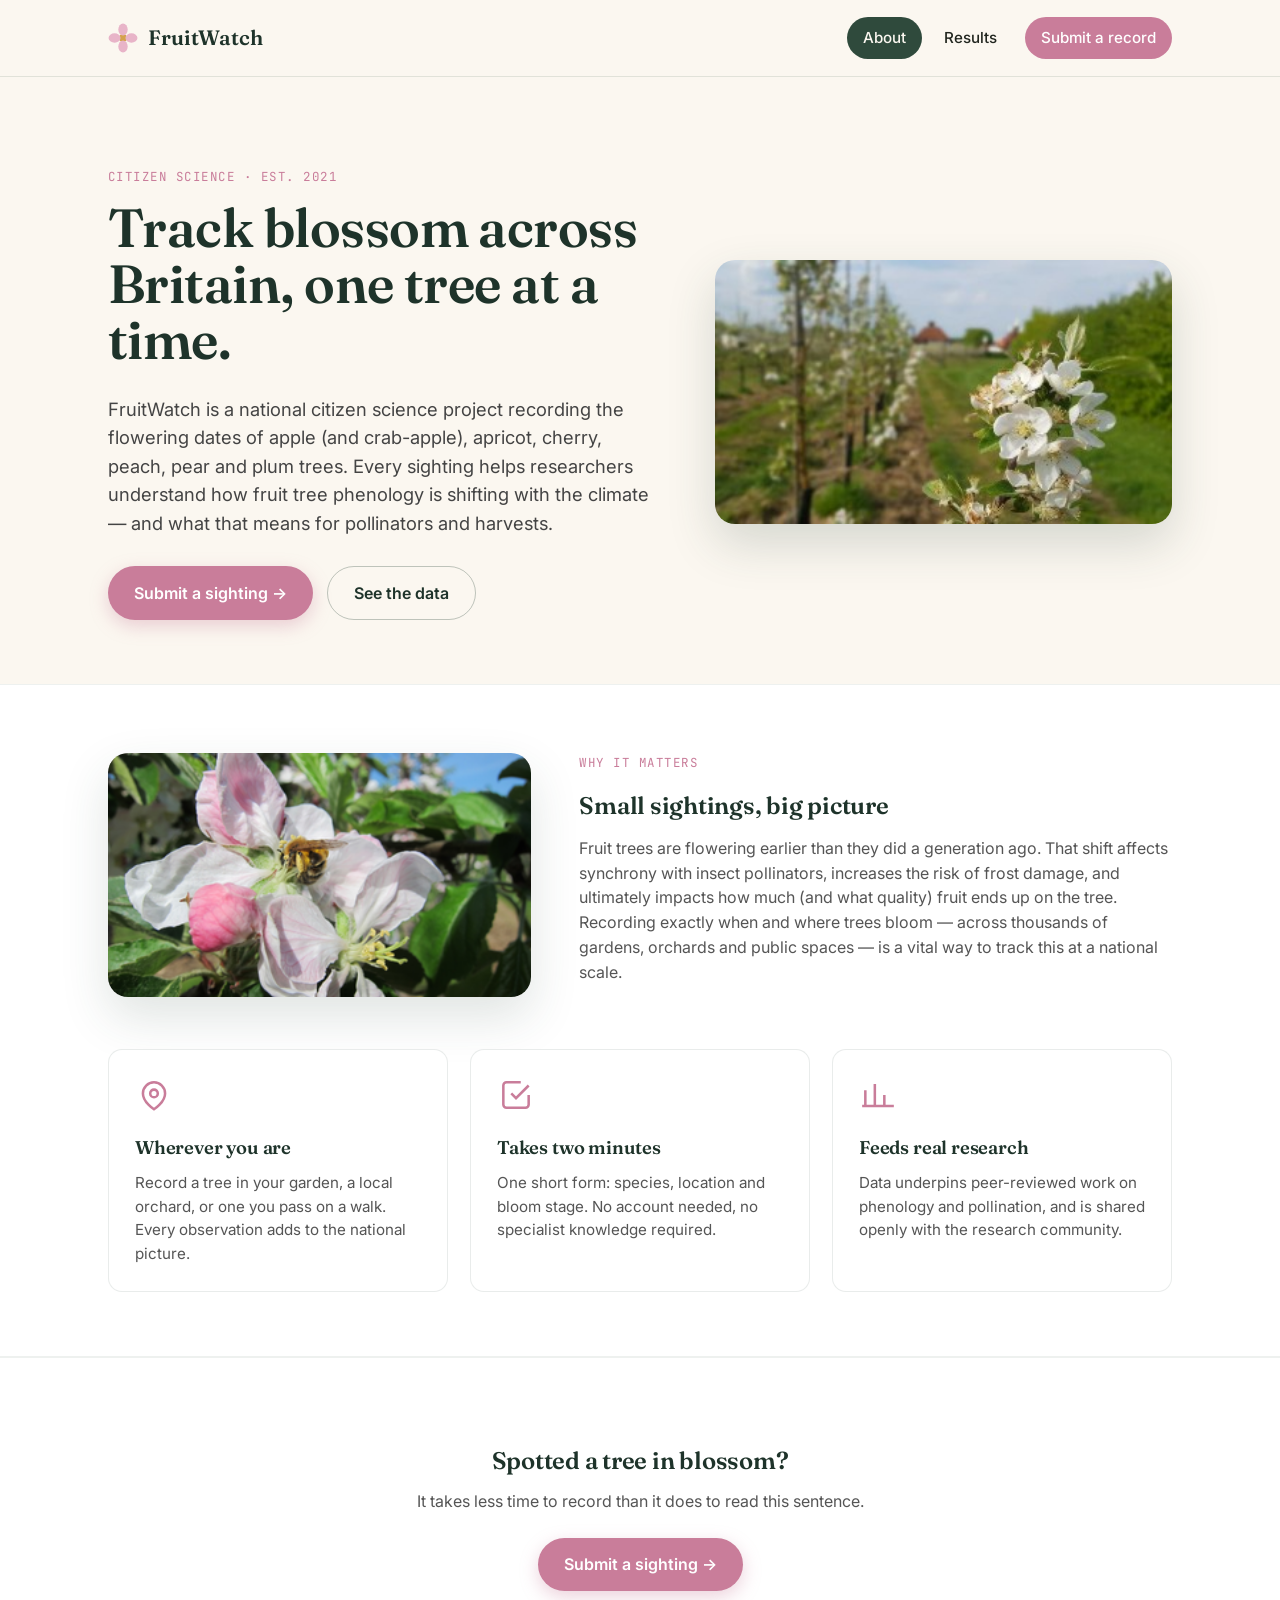
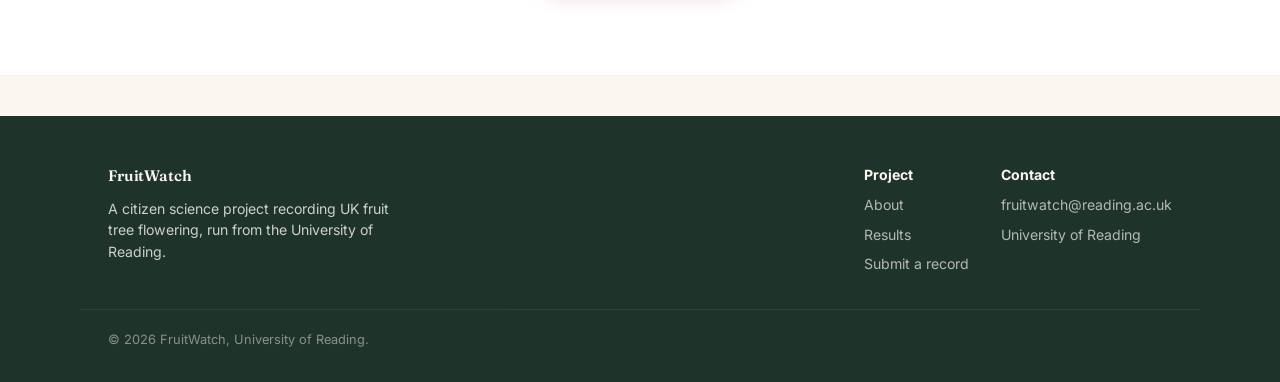
<file: index.html>
<!DOCTYPE html>
<html lang="en">
<head>
<meta charset="UTF-8">
<meta name="viewport" content="width=device-width, initial-scale=1.0">
<title>FruitWatch — UK Fruit Tree Flowering Survey</title>
<link rel="preconnect" href="https://fonts.googleapis.com">
<link href="https://fonts.googleapis.com/css2?family=Fraunces:opsz,wght@9..144,400;9..144,600;9..144,700&family=Inter:wght@400;500;600;700&family=JetBrains+Mono:wght@400;500;600&display=swap" rel="stylesheet">
<link rel="stylesheet" href="css/style.css">
</head>
<body>

<header class="site-header">
  <div class="wrap">
    <a class="brand" href="index.html">
      <svg class="brand-mark" viewBox="0 0 32 32" fill="none">
        <circle cx="16" cy="16" r="4.2" fill="#D4A24C"/>
        <ellipse cx="16" cy="7" rx="5" ry="6.4" fill="#E8B4C8"/>
        <ellipse cx="25" cy="16" rx="6.4" ry="5" fill="#E8B4C8"/>
        <ellipse cx="16" cy="25" rx="5" ry="6.4" fill="#E8B4C8"/>
        <ellipse cx="7" cy="16" rx="6.4" ry="5" fill="#E8B4C8"/>
      </svg>
      FruitWatch
    </a>
    <nav class="primary-nav">
      <a href="index.html" class="active">About</a>
      <a href="results.html">Results</a>
      <a href="submit.html" class="cta">Submit a record</a>
    </nav>
  </div>
</header>

<section class="hero">
  <div class="wrap">
    <div>
      <span class="eyebrow">Citizen science · est. 2021</span>
      <h1>Track blossom across Britain, one tree at a time.</h1>
      <p class="lede">FruitWatch is a national citizen science project recording the flowering dates of apple (and crab-apple), apricot, cherry, peach, pear and plum trees. Every sighting helps researchers understand how fruit tree phenology is shifting with the climate — and what that means for pollinators and harvests.</p>
      <div class="hero-actions">
        <a href="submit.html" class="btn btn-primary">Submit a sighting →</a>
        <a href="results.html" class="btn btn-ghost">See the data</a>
      </div>
    </div>
    <div class="hero-img-wrap">
      <img src="img/hero.jpg" alt="Apple blossom in an orchard" class="hero-img">
    </div>
  </div>
</section>

<section class="alt-bg">
  <div class="wrap">
    <div class="why-grid" style="display:grid; grid-template-columns:1fr 1.4fr; gap:48px; align-items:center; margin-bottom:48px;">
      <img src="img/bee.jpg" alt="Bee on apple blossom" class="bee-img-col" style="width:100%; border-radius:20px; box-shadow:0 20px 48px rgba(47,74,60,0.15); object-fit:cover; max-height:340px;">
      <div>
        <span class="eyebrow">Why it matters</span>
        <h2>Small sightings, big picture</h2>
        <p style="color:#555;">Fruit trees are flowering earlier than they did a generation ago. That shift affects synchrony with insect pollinators, increases the risk of frost damage, and ultimately impacts how much (and what quality) fruit ends up on the tree. Recording exactly when and where trees bloom — across thousands of gardens, orchards and public spaces — is a vital way to track this at a national scale.</p>
      </div>
    </div>
    <div class="cards">
      <div class="card">
        <svg class="icon" viewBox="0 0 24 24" fill="none" stroke="currentColor" stroke-width="1.6">
          <path d="M12 21s-7-4.5-7-10a7 7 0 0 1 14 0c0 5.5-7 10-7 10Z"/>
          <circle cx="12" cy="11" r="2.4"/>
        </svg>
        <h3>Wherever you are</h3>
        <p>Record a tree in your garden, a local orchard, or one you pass on a walk. Every observation adds to the national picture.</p>
      </div>
      <div class="card">
        <svg class="icon" viewBox="0 0 24 24" fill="none" stroke="currentColor" stroke-width="1.6">
          <path d="M9 11l3 3 8-8"/>
          <path d="M20 12v6a2 2 0 0 1-2 2H6a2 2 0 0 1-2-2V6a2 2 0 0 1 2-2h9"/>
        </svg>
        <h3>Takes two minutes</h3>
        <p>One short form: species, location and bloom stage. No account needed, no specialist knowledge required.</p>
      </div>
      <div class="card">
        <svg class="icon" viewBox="0 0 24 24" fill="none" stroke="currentColor" stroke-width="1.6">
          <path d="M4 19V9M10 19V5M16 19v-7M22 19H2"/>
        </svg>
        <h3>Feeds real research</h3>
        <p>Data underpins peer-reviewed work on phenology and pollination, and is shared openly with the research community.</p>
      </div>
    </div>
  </div>
</section>

<section class="alt-bg">
  <div class="wrap" style="text-align:center; padding:20px 0;">
    <h2 style="margin-bottom:10px;">Spotted a tree in blossom?</h2>
    <p style="color:#555; max-width:50ch; margin:0 auto 24px;">It takes less time to record than it does to read this sentence.</p>
    <a href="submit.html" class="btn btn-primary">Submit a sighting →</a>
  </div>
</section>

<footer>
  <div class="wrap">
    <div>
      <h4>FruitWatch</h4>
      <p style="max-width:32ch; font-size:0.88rem;">A citizen science project recording UK fruit tree flowering, run from the University of Reading.</p>
    </div>
    <div class="foot-links">
      <ul>
        <li><strong style="color:var(--cream)">Project</strong></li>
        <li><a href="index.html">About</a></li>
        <li><a href="results.html">Results</a></li>
        <li><a href="submit.html">Submit a record</a></li>
      </ul>
      <ul>
        <li><strong style="color:var(--cream)">Contact</strong></li>
        <li><a href="mailto:fruitwatch@reading.ac.uk">fruitwatch@reading.ac.uk</a></li>
        <li><a href="#">University of Reading</a></li>
      </ul>
    </div>
  </div>
  <div class="foot-bottom">© 2026 FruitWatch, University of Reading.</div>
</footer>

<script>
// Dynamically update bloom timeline and record count from live data
const FW_LAYER = "https://services1.arcgis.com/PhkL97KbkzUBf4PQ/arcgis/rest/services/survey123_f04dc9ec2ecf4883be13f840229b9ea5_results/FeatureServer/0";

function normaliseStage(raw) {
  if (!raw) return "";
  if (raw.startsWith("A")) return "Start of Flowering";
  if (raw.startsWith("B")) return "Peak Flowering";
  if (raw.startsWith("C")) return "End of Flowering";
  return raw;
}

async function updateTimeline() {
  try {
    // Get count
    const countRes = await fetch(`${FW_LAYER}/query?where=1%3D1&returnCountOnly=true&f=json`);
    const countData = await countRes.json();
    const total = countData.count || 0;

    // Get current year bloom dates
    const yr = new Date().getFullYear();
    const from = new Date(yr, 0, 1).getTime();
    const params = new URLSearchParams({
      where: `date_time >= ${from}`,
      outFields: "date_time,flowering_stage",
      resultRecordCount: 2000,
      f: "json"
    });
    const res = await fetch(`${FW_LAYER}/query?${params}`);
    const data = await res.json();
    const features = (data.features || []).map(f => f.attributes);

    // Average date per stage
    function avgDate(stage) {
      const matches = features.filter(f => normaliseStage(f.flowering_stage) === stage && f.date_time);
      if (!matches.length) return null;
      return new Date(matches.reduce((s, f) => s + f.date_time, 0) / matches.length);
    }

    function fmt(d) {
      if (!d) return "—";
      return d.toLocaleDateString("en-GB", { day: "numeric", month: "short" });
    }

    const budBurst  = avgDate("Start of Flowering");
    const firstBloom = avgDate("Peak Flowering");
    const fullBloom  = avgDate("End of Flowering");

    // Update dates in DOM
    const dates = document.querySelectorAll(".bloom-date");
    if (dates.length >= 4) {
      // dates[0] is Dormant (Feb — static)
      if (budBurst)   dates[1].textContent = fmt(budBurst);
      if (firstBloom) dates[2].textContent = fmt(firstBloom);
      if (fullBloom)  dates[3].textContent = fmt(fullBloom);
    }

    // Update record count
    const countEl = document.querySelector(".bloom-timeline p");
    if (countEl && total > 0) {
      countEl.innerHTML = `Based on ${total.toLocaleString()} verified records submitted by volunteers since 2021. Dates vary by species and region — see the <a href="results.html" style="color:var(--blossom-deep); font-weight:600;">full results</a>.`;
    }
  } catch (e) {
    // Fail silently — static fallback text remains
    console.warn("FruitWatch timeline update failed:", e);
  }
}

document.addEventListener("DOMContentLoaded", updateTimeline);
</script>
</body>
</html>
</file>
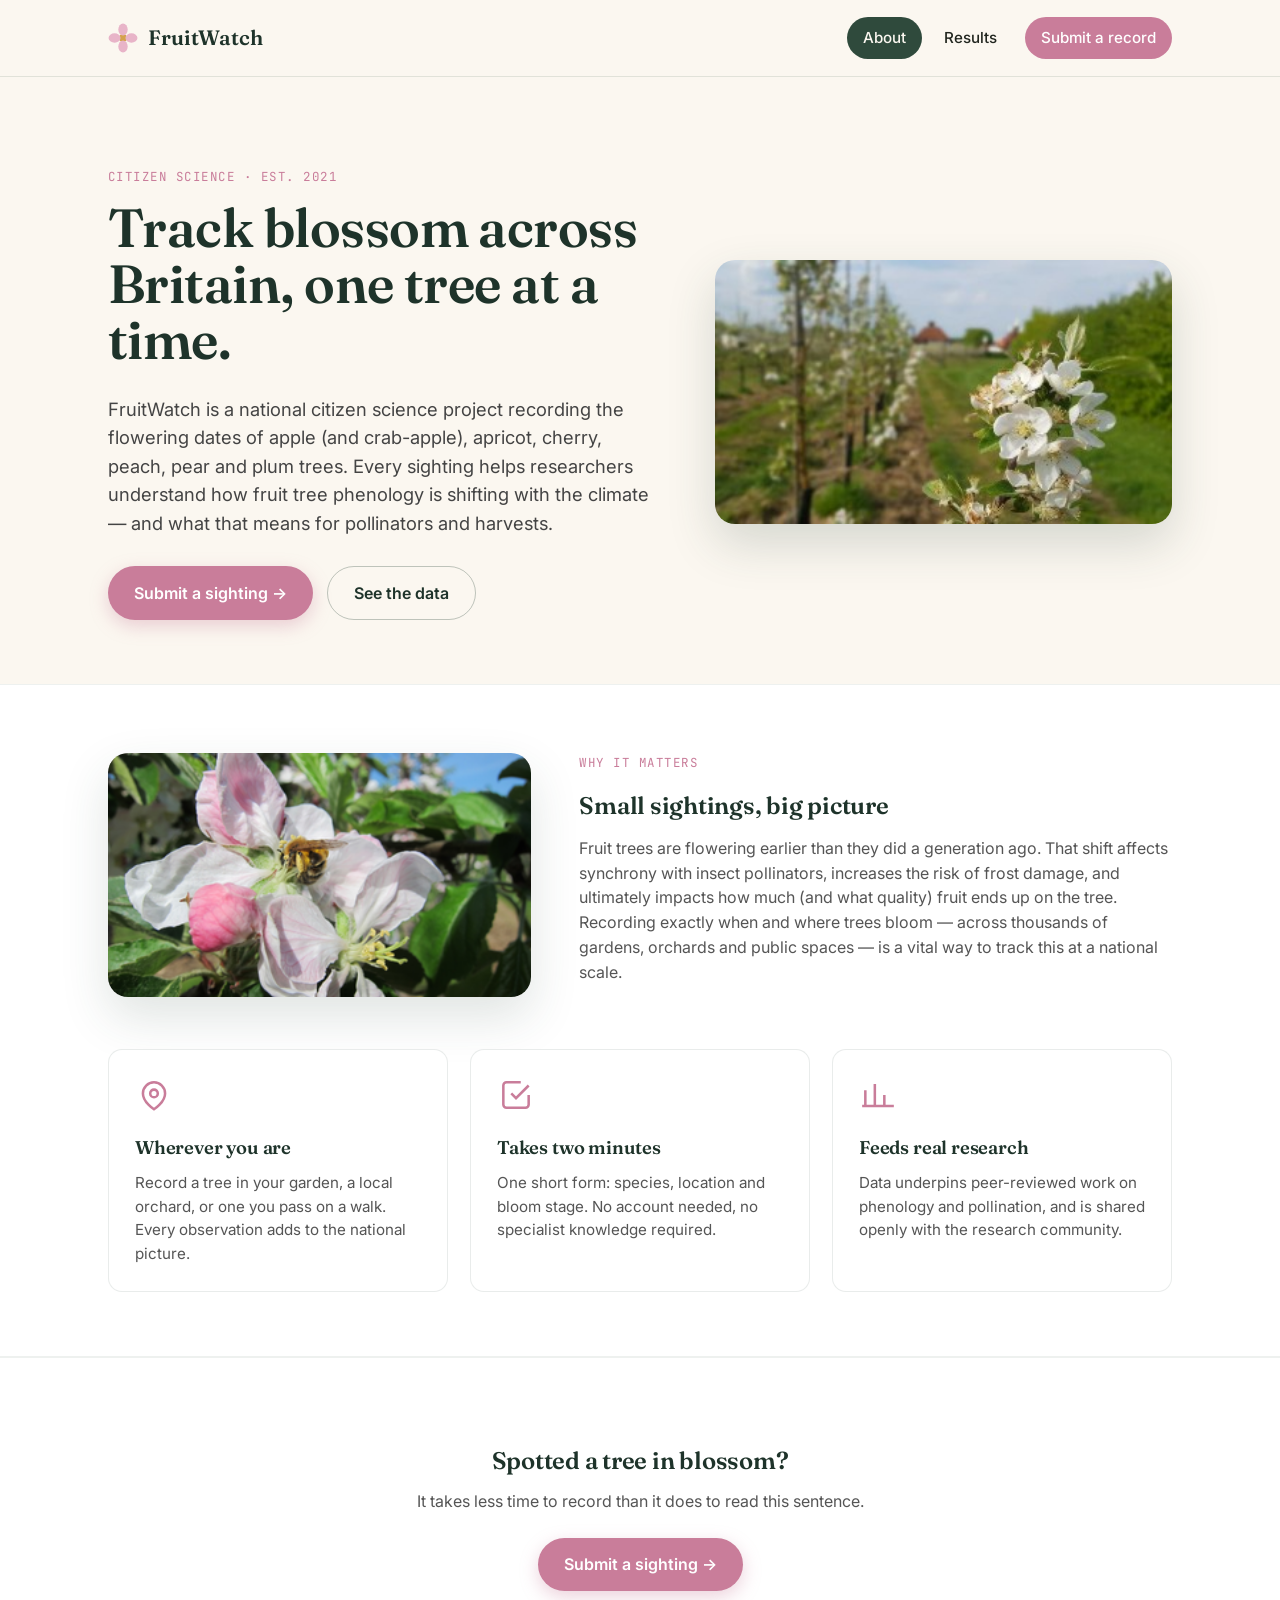
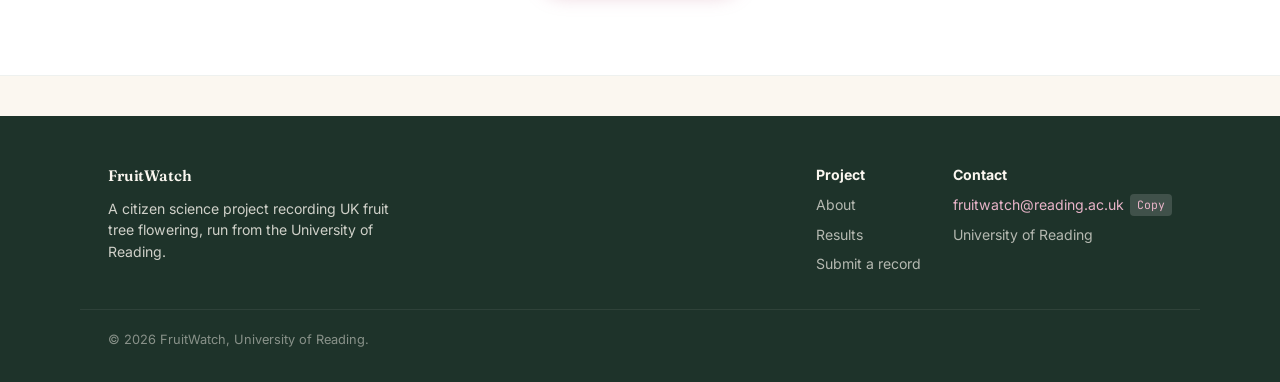
<file: fruitwatch-site/index.html>
<!DOCTYPE html>
<html lang="en">
<head>
<meta charset="UTF-8">
<meta name="viewport" content="width=device-width, initial-scale=1.0">
<title>FruitWatch — UK Fruit Tree Flowering Survey</title>
<link rel="preconnect" href="https://fonts.googleapis.com">
<link href="https://fonts.googleapis.com/css2?family=Fraunces:opsz,wght@9..144,400;9..144,600;9..144,700&family=Inter:wght@400;500;600;700&family=JetBrains+Mono:wght@400;500;600&display=swap" rel="stylesheet">
<link rel="stylesheet" href="css/style.css">
</head>
<body>

<header class="site-header">
  <div class="wrap">
    <a class="brand" href="index.html">
      <svg class="brand-mark" viewBox="0 0 32 32" fill="none">
        <circle cx="16" cy="16" r="4.2" fill="#D4A24C"/>
        <ellipse cx="16" cy="7" rx="5" ry="6.4" fill="#E8B4C8"/>
        <ellipse cx="25" cy="16" rx="6.4" ry="5" fill="#E8B4C8"/>
        <ellipse cx="16" cy="25" rx="5" ry="6.4" fill="#E8B4C8"/>
        <ellipse cx="7" cy="16" rx="6.4" ry="5" fill="#E8B4C8"/>
      </svg>
      FruitWatch
    </a>
    <nav class="primary-nav">
      <a href="index.html" class="active">About</a>
      <a href="results.html">Results</a>
      <a href="submit.html" class="cta">Submit a record</a>
    </nav>
  </div>
</header>

<section class="hero">
  <div class="wrap">
    <div>
      <span class="eyebrow">Citizen science · est. 2021</span>
      <h1>Track blossom across Britain, one tree at a time.</h1>
      <p class="lede">FruitWatch is a national citizen science project recording the flowering dates of apple (and crab-apple), apricot, cherry, peach, pear and plum trees. Every sighting helps researchers understand how fruit tree phenology is shifting with the climate — and what that means for pollinators and harvests.</p>
      <div class="hero-actions">
        <a href="submit.html" class="btn btn-primary">Submit a sighting →</a>
        <a href="results.html" class="btn btn-ghost">See the data</a>
      </div>
    </div>
    <div class="hero-img-wrap">
      <img src="img/hero.jpg" alt="Apple blossom in an orchard" class="hero-img">
    </div>
  </div>
</section>

<section class="alt-bg">
  <div class="wrap">
    <div class="why-grid" style="display:grid; grid-template-columns:1fr 1.4fr; gap:48px; align-items:center; margin-bottom:48px;">
      <img src="img/bee.jpg" alt="Bee on apple blossom" class="bee-img-col" style="width:100%; border-radius:20px; box-shadow:0 20px 48px rgba(47,74,60,0.15); object-fit:cover; max-height:340px;">
      <div>
        <span class="eyebrow">Why it matters</span>
        <h2>Small sightings, big picture</h2>
        <p style="color:#555;">Fruit trees are flowering earlier than they did a generation ago. That shift affects synchrony with insect pollinators, increases the risk of frost damage, and ultimately impacts how much (and what quality) fruit ends up on the tree. Recording exactly when and where trees bloom — across thousands of gardens, orchards and public spaces — is a vital way to track this at a national scale.</p>
      </div>
    </div>
    <div class="cards">
      <div class="card">
        <svg class="icon" viewBox="0 0 24 24" fill="none" stroke="currentColor" stroke-width="1.6">
          <path d="M12 21s-7-4.5-7-10a7 7 0 0 1 14 0c0 5.5-7 10-7 10Z"/>
          <circle cx="12" cy="11" r="2.4"/>
        </svg>
        <h3>Wherever you are</h3>
        <p>Record a tree in your garden, a local orchard, or one you pass on a walk. Every observation adds to the national picture.</p>
      </div>
      <div class="card">
        <svg class="icon" viewBox="0 0 24 24" fill="none" stroke="currentColor" stroke-width="1.6">
          <path d="M9 11l3 3 8-8"/>
          <path d="M20 12v6a2 2 0 0 1-2 2H6a2 2 0 0 1-2-2V6a2 2 0 0 1 2-2h9"/>
        </svg>
        <h3>Takes two minutes</h3>
        <p>One short form: species, location and bloom stage. No account needed, no specialist knowledge required.</p>
      </div>
      <div class="card">
        <svg class="icon" viewBox="0 0 24 24" fill="none" stroke="currentColor" stroke-width="1.6">
          <path d="M4 19V9M10 19V5M16 19v-7M22 19H2"/>
        </svg>
        <h3>Feeds real research</h3>
        <p>Data underpins peer-reviewed work on phenology and pollination, and is shared openly with the research community.</p>
      </div>
    </div>
  </div>
</section>

<section class="alt-bg">
  <div class="wrap" style="text-align:center; padding:20px 0;">
    <h2 style="margin-bottom:10px;">Spotted a tree in blossom?</h2>
    <p style="color:#555; max-width:50ch; margin:0 auto 24px;">It takes less time to record than it does to read this sentence.</p>
    <a href="submit.html" class="btn btn-primary">Submit a sighting →</a>
  </div>
</section>

<footer>
  <div class="wrap">
    <div>
      <h4>FruitWatch</h4>
      <p style="max-width:32ch; font-size:0.88rem;">A citizen science project recording UK fruit tree flowering, run from the University of Reading.</p>
    </div>
    <div class="foot-links">
      <ul>
        <li><strong style="color:var(--cream)">Project</strong></li>
        <li><a href="index.html">About</a></li>
        <li><a href="results.html">Results</a></li>
        <li><a href="submit.html">Submit a record</a></li>
      </ul>
      <ul>
        <li><strong style="color:var(--cream)">Contact</strong></li>
        <li><span class="email-copy" onclick="navigator.clipboard.writeText('fruitwatch@reading.ac.uk').then(()=>{const t=this.querySelector('.copy-tip');t.textContent='Copied!';setTimeout(()=>t.textContent='Copy',1500)})" style="cursor:pointer;display:inline-flex;align-items:center;gap:6px;color:var(--blossom);font-size:0.88rem;">fruitwatch@reading.ac.uk <span class="copy-tip" style="font-size:0.72rem;font-family:var(--mono);background:rgba(255,255,255,0.15);padding:2px 7px;border-radius:4px;">Copy</span></span></li>
        <li><a href="#">University of Reading</a></li>
      </ul>
    </div>
  </div>
  <div class="foot-bottom">© 2026 FruitWatch, University of Reading.</div>
</footer>

<script>
// Dynamically update bloom timeline and record count from live data
const FW_LAYER = "https://services1.arcgis.com/PhkL97KbkzUBf4PQ/arcgis/rest/services/survey123_f04dc9ec2ecf4883be13f840229b9ea5_results/FeatureServer/0";

function normaliseStage(raw) {
  if (!raw) return "";
  if (raw.startsWith("A")) return "Start of Flowering";
  if (raw.startsWith("B")) return "Peak Flowering";
  if (raw.startsWith("C")) return "End of Flowering";
  return raw;
}

async function updateTimeline() {
  try {
    // Get count
    const countRes = await fetch(`${FW_LAYER}/query?where=1%3D1&returnCountOnly=true&f=json`);
    const countData = await countRes.json();
    const total = countData.count || 0;

    // Get current year bloom dates
    const yr = new Date().getFullYear();
    const from = new Date(yr, 0, 1).getTime();
    const params = new URLSearchParams({
      where: `date_time >= ${from}`,
      outFields: "date_time,flowering_stage",
      resultRecordCount: 2000,
      f: "json"
    });
    const res = await fetch(`${FW_LAYER}/query?${params}`);
    const data = await res.json();
    const features = (data.features || []).map(f => f.attributes);

    // Average date per stage
    function avgDate(stage) {
      const matches = features.filter(f => normaliseStage(f.flowering_stage) === stage && f.date_time);
      if (!matches.length) return null;
      return new Date(matches.reduce((s, f) => s + f.date_time, 0) / matches.length);
    }

    function fmt(d) {
      if (!d) return "—";
      return d.toLocaleDateString("en-GB", { day: "numeric", month: "short" });
    }

    const budBurst  = avgDate("Start of Flowering");
    const firstBloom = avgDate("Peak Flowering");
    const fullBloom  = avgDate("End of Flowering");

    // Update dates in DOM
    const dates = document.querySelectorAll(".bloom-date");
    if (dates.length >= 4) {
      // dates[0] is Dormant (Feb — static)
      if (budBurst)   dates[1].textContent = fmt(budBurst);
      if (firstBloom) dates[2].textContent = fmt(firstBloom);
      if (fullBloom)  dates[3].textContent = fmt(fullBloom);
    }

    // Update record count
    const countEl = document.querySelector(".bloom-timeline p");
    if (countEl && total > 0) {
      countEl.innerHTML = `Based on ${total.toLocaleString()} verified records submitted by volunteers since 2021. Dates vary by species and region — see the <a href="results.html" style="color:var(--blossom-deep); font-weight:600;">full results</a>.`;
    }
  } catch (e) {
    // Fail silently — static fallback text remains
    console.warn("FruitWatch timeline update failed:", e);
  }
}

document.addEventListener("DOMContentLoaded", updateTimeline);
</script>
</body>
</html>
</file>
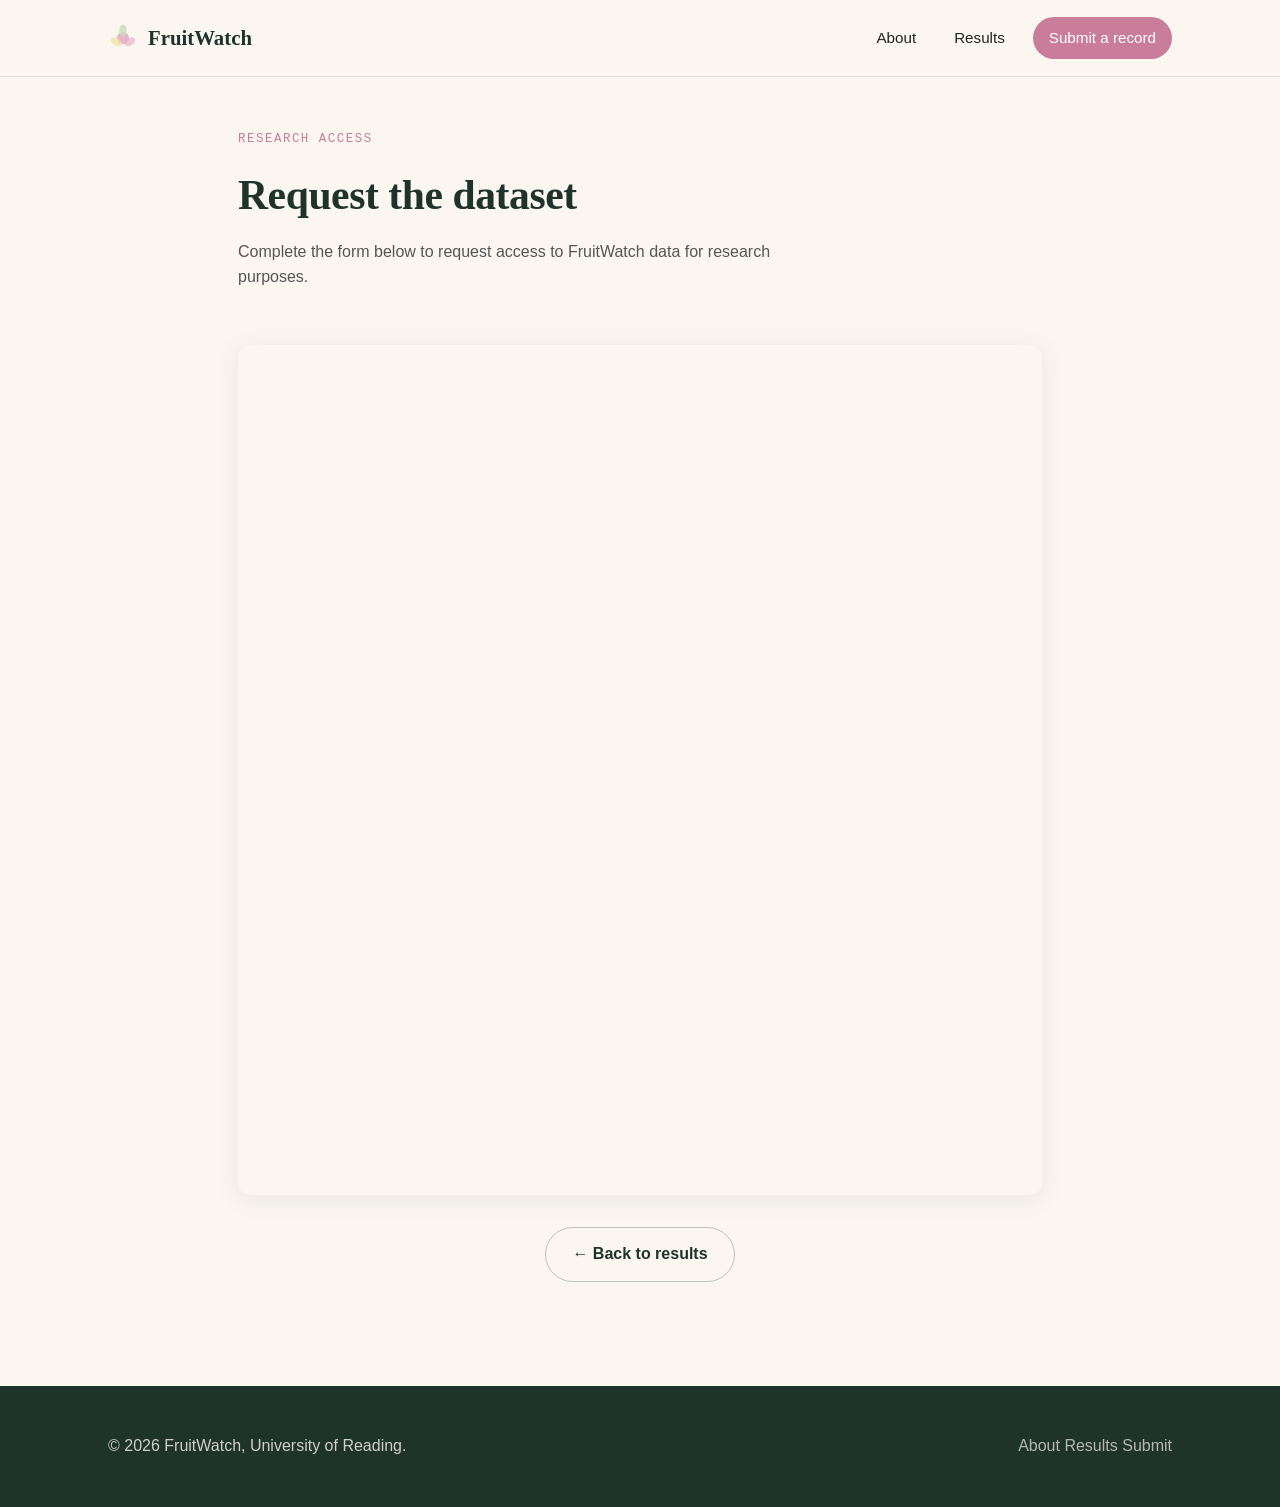
<file: datarequest.html>
<!DOCTYPE html>
<html lang="en">
<head>
  <meta charset="UTF-8">
  <meta name="viewport" content="width=device-width, initial-scale=1.0">
  <title>Request Data — FruitWatch</title>
  <link rel="stylesheet" href="css/style.css">
</head>
<body>
  <header class="site-header">
    <div class="wrap">
      <a href="index.html" class="brand">
        <svg class="brand-mark" viewBox="0 0 40 40" fill="none" xmlns="http://www.w3.org/2000/svg">
          <circle cx="20" cy="20" r="8" fill="#E8B4C8"/>
          <ellipse cx="20" cy="10" rx="5" ry="8" fill="#C8DEB8" opacity="0.85"/>
          <ellipse cx="29" cy="25" rx="5" ry="8" fill="#E8B4C8" opacity="0.7" transform="rotate(60 29 25)"/>
          <ellipse cx="11" cy="25" rx="5" ry="8" fill="#F4E0A0" opacity="0.7" transform="rotate(-60 11 25)"/>
        </svg>
        FruitWatch
      </a>
      <nav class="primary-nav">
        <a href="index.html">About</a>
        <a href="results.html">Results</a>
        <a href="submit.html" class="cta">Submit a record</a>
      </nav>
    </div>
  </header>

  <section style="padding: 48px 0 24px;">
    <div class="wrap" style="max-width: 860px;">
      <span class="eyebrow">Research access</span>
      <h1 style="font-size: clamp(1.8rem, 4vw, 2.6rem); margin-bottom: 12px;">Request the dataset</h1>
      <p style="color:#555; max-width:60ch; margin-bottom:32px;">Complete the form below to request access to FruitWatch data for research purposes.</p>
    </div>
  </section>

  <section style="padding: 0 0 64px;">
    <div class="wrap" style="max-width: 860px;">
      <iframe
        src="https://arcg.is/1HvHWS5"
        width="100%"
        height="850px"
        style="border:none; border-radius:12px; box-shadow:0 4px 24px rgba(47,74,60,0.1);"
        allow="geolocation"
        title="FruitWatch data request form">
      </iframe>
      <div style="margin-top: 24px; text-align:center;">
        <a href="results.html" class="btn btn-ghost">← Back to results</a>
      </div>
    </div>
  </section>

  <footer class="site-footer">
    <div class="wrap">
      <p>© 2026 FruitWatch, University of Reading.</p>
      <nav>
        <a href="index.html">About</a>
        <a href="results.html">Results</a>
        <a href="submit.html">Submit</a>
      </nav>
    </div>
  </footer>
</body>
</html>
</file>
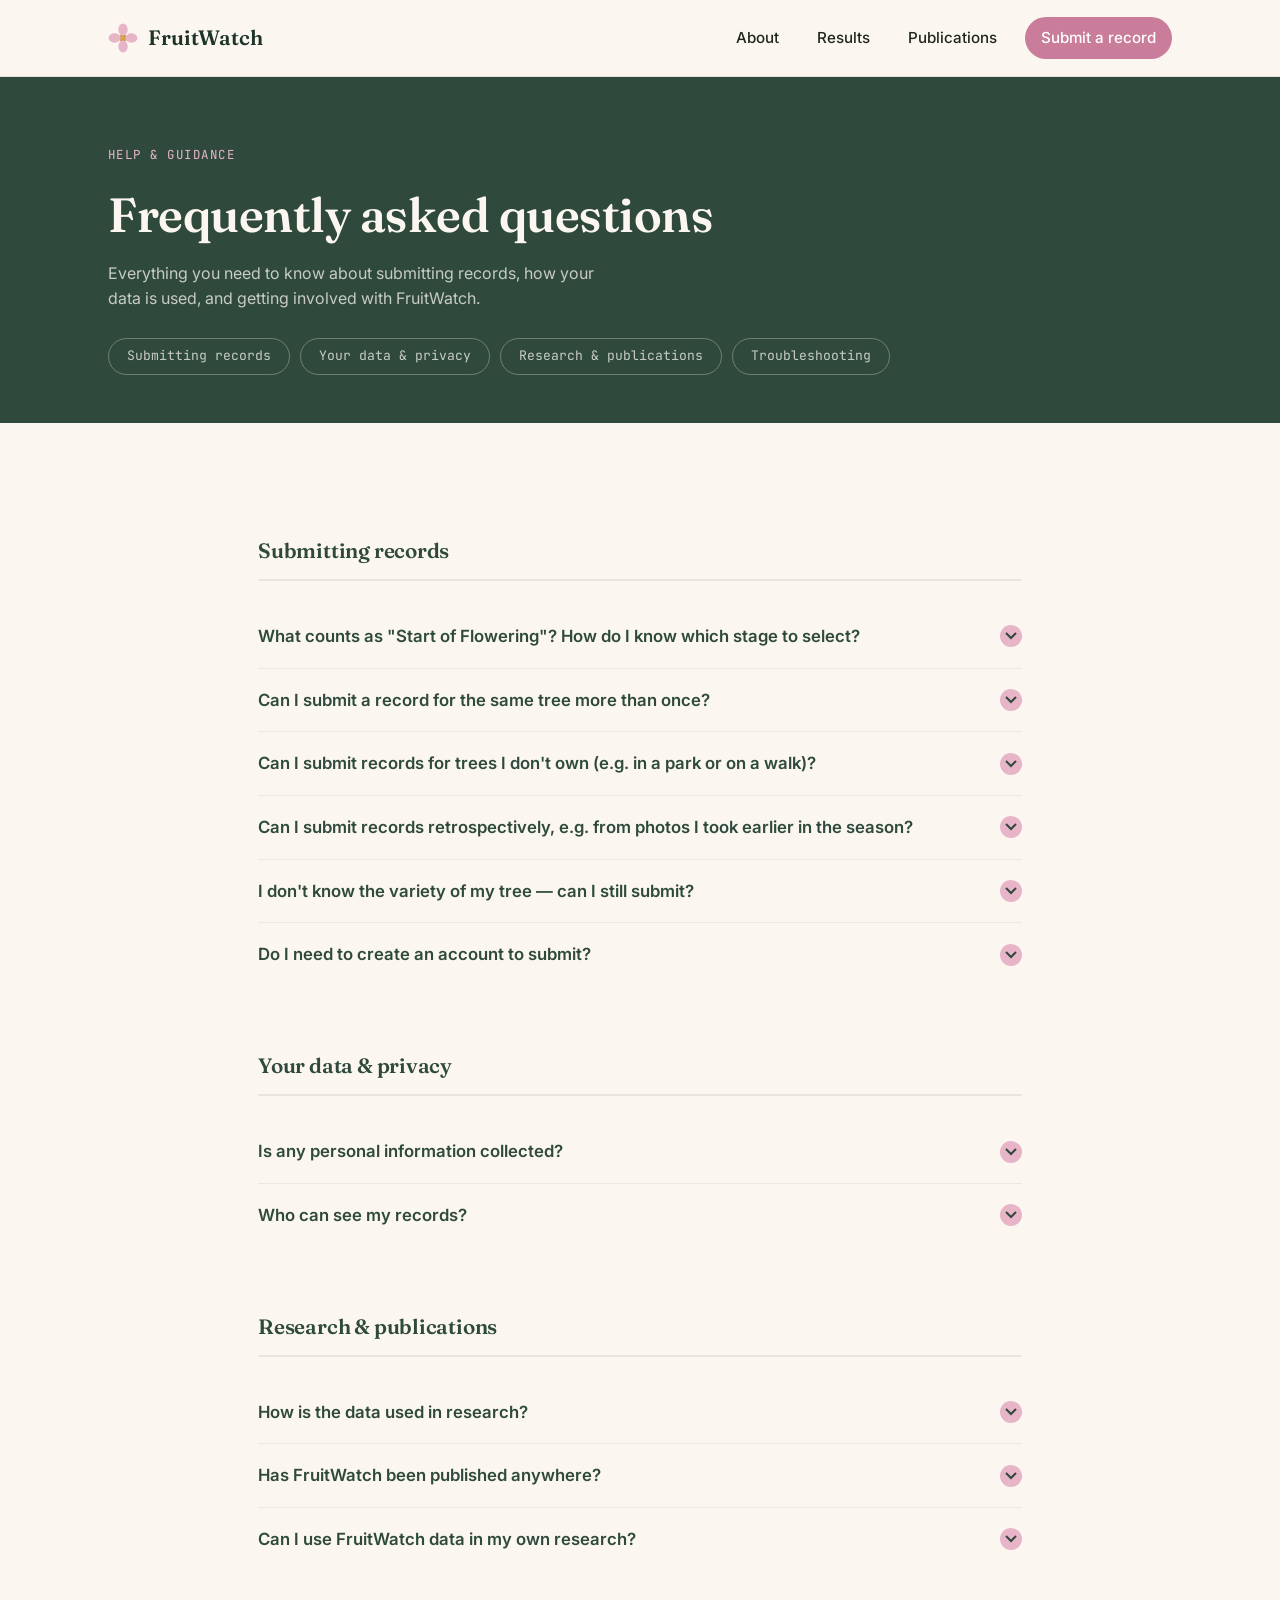
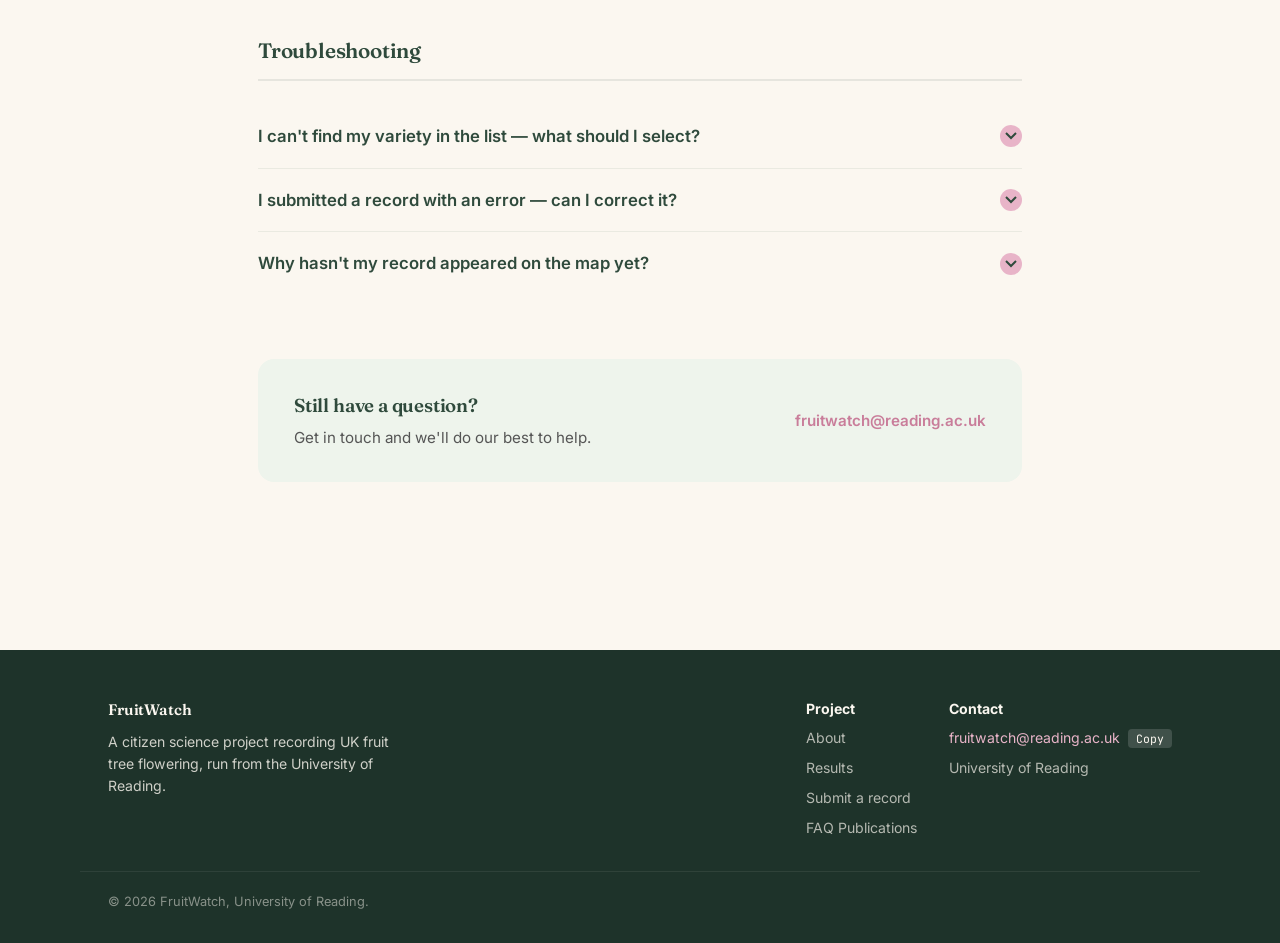
<file: faq.html>
<!DOCTYPE html>
<html lang="en">
<head>
<meta charset="UTF-8">
<meta name="viewport" content="width=device-width, initial-scale=1.0">
<title>FAQ — FruitWatch</title>
<link rel="preconnect" href="https://fonts.googleapis.com">
<link href="https://fonts.googleapis.com/css2?family=Fraunces:opsz,wght@9..144,400;9..144,600;9..144,700&family=Inter:wght@400;500;600;700&family=JetBrains+Mono:wght@400;500;600&display=swap" rel="stylesheet">
<link rel="stylesheet" href="css/style.css">
<style>
  .faq-hero {
    padding: 64px 0 48px;
    background: var(--orchard);
  }
  .faq-hero .eyebrow { color: var(--blossom); }
  .faq-hero h1 { color: var(--cream); font-size: clamp(2rem, 5vw, 3rem); margin-bottom: 8px; }
  .faq-hero p { color: rgba(251,247,240,0.75); max-width: 52ch; }

  .faq-nav {
    display: flex;
    gap: 10px;
    flex-wrap: wrap;
    margin-top: 28px;
  }
  .faq-nav a {
    padding: 7px 18px;
    border-radius: 999px;
    border: 1.5px solid rgba(251,247,240,0.3);
    color: rgba(251,247,240,0.75);
    font-family: var(--mono);
    font-size: 0.82rem;
    text-decoration: none;
    transition: all 0.15s;
  }
  .faq-nav a:hover {
    background: var(--blossom);
    border-color: var(--blossom);
    color: var(--orchard);
  }

  .faq-section {
    padding: 48px 0 16px;
  }
  .faq-section h2 {
    font-size: 1.3rem;
    color: var(--orchard);
    margin-bottom: 24px;
    padding-bottom: 12px;
    border-bottom: 2px solid rgba(47,74,60,0.1);
  }

  .faq-item {
    border-bottom: 1px solid rgba(47,74,60,0.08);
    padding: 0;
  }
  .faq-item:last-child { border-bottom: none; }

  .faq-question {
    width: 100%;
    text-align: left;
    background: none;
    border: none;
    padding: 20px 0;
    cursor: pointer;
    display: flex;
    align-items: center;
    justify-content: space-between;
    gap: 16px;
    font-family: var(--serif);
    font-size: 1.05rem;
    font-weight: 600;
    color: var(--orchard);
    line-height: 1.35;
  }
  .faq-question:hover { color: var(--blossom-deep); }

  .faq-chevron {
    flex-shrink: 0;
    width: 22px;
    height: 22px;
    border-radius: 50%;
    background: var(--blossom);
    display: flex;
    align-items: center;
    justify-content: center;
    transition: transform 0.2s;
  }
  .faq-chevron svg { width: 12px; height: 12px; }
  .faq-item.open .faq-chevron { transform: rotate(180deg); }

  .faq-answer {
    display: none;
    padding: 0 0 20px;
    color: #555;
    line-height: 1.7;
    font-size: 0.95rem;
    max-width: 72ch;
  }
  .faq-item.open .faq-answer { display: block; }
  .faq-answer a { color: var(--blossom-deep); }
  .faq-answer strong { color: var(--orchard); }

  .faq-cta {
    background: var(--sage-light, #EEF4EC);
    border-radius: 16px;
    padding: 32px 36px;
    margin: 48px 0 64px;
    display: flex;
    align-items: center;
    justify-content: space-between;
    gap: 24px;
    flex-wrap: wrap;
  }
  .faq-cta h3 { margin: 0 0 6px; color: var(--orchard); }
  .faq-cta p { margin: 0; color: #555; font-size: 0.95rem; }
</style>
</head>
<body>

<header class="site-header">
  <div class="wrap">
    <a class="brand" href="index.html">
      <svg class="brand-mark" viewBox="0 0 32 32" fill="none">
        <circle cx="16" cy="16" r="4.2" fill="#D4A24C"/>
        <ellipse cx="16" cy="7" rx="5" ry="6.4" fill="#E8B4C8"/>
        <ellipse cx="25" cy="16" rx="6.4" ry="5" fill="#E8B4C8"/>
        <ellipse cx="16" cy="25" rx="5" ry="6.4" fill="#E8B4C8"/>
        <ellipse cx="7" cy="16" rx="6.4" ry="5" fill="#E8B4C8"/>
      </svg>
      FruitWatch
    </a>
    <nav class="primary-nav">
      <a href="index.html">About</a>
      <a href="results.html">Results</a>
      <a href="faq.html">FAQ</a>
      <a href="news.html">Publications</a>
      <a href="submit.html" class="cta">Submit a record</a>
    </nav>
  </div>
</header>

<div class="faq-hero">
  <div class="wrap">
    <span class="eyebrow">Help & guidance</span>
    <h1>Frequently asked questions</h1>
    <p>Everything you need to know about submitting records, how your data is used, and getting involved with FruitWatch.</p>
    <nav class="faq-nav">
      <a href="#submitting">Submitting records</a>
      <a href="#data">Your data & privacy</a>
      <a href="#research">Research & publications</a>
      <a href="#troubleshooting">Troubleshooting</a>
    </nav>
  </div>
</div>

<section>
  <div class="wrap" style="max-width:820px;">

    <!-- Submitting records -->
    <div class="faq-section" id="submitting">
      <h2>Submitting records</h2>

      <div class="faq-item">
        <button class="faq-question">
          What counts as "Start of Flowering"? How do I know which stage to select?
          <span class="faq-chevron"><svg viewBox="0 0 12 8" fill="none" stroke="currentColor" stroke-width="2"><path d="M1 1l5 5 5-5"/></svg></span>
        </button>
        <div class="faq-answer">
          We use three stages: <strong>A — Start of Flowering</strong> (10–30% of flowers open), <strong>B — Peak Flowering</strong> (most flowers fully open, typically the most visually striking point of the season), and <strong>C — End of Flowering</strong> (petals beginning to fall, most flowers past their best). If in doubt between two stages, pick the one that best describes what you see on the day you're recording — and remember you can submit multiple records for the same tree as it progresses through the season.
        </div>
      </div>

      <div class="faq-item">
        <button class="faq-question">
          Can I submit a record for the same tree more than once?
          <span class="faq-chevron"><svg viewBox="0 0 12 8" fill="none" stroke="currentColor" stroke-width="2"><path d="M1 1l5 5 5-5"/></svg></span>
        </button>
        <div class="faq-answer">
          Yes — and we actively encourage it. Submitting a record at each stage (A, B and C) for the same tree gives us the most complete picture of how long flowering lasts. Each stage should be submitted as a separate record.
        </div>
      </div>

      <div class="faq-item">
        <button class="faq-question">
          Can I submit records for trees I don't own (e.g. in a park or on a walk)?
          <span class="faq-chevron"><svg viewBox="0 0 12 8" fill="none" stroke="currentColor" stroke-width="2"><path d="M1 1l5 5 5-5"/></svg></span>
        </button>
        <div class="faq-answer">
          Absolutely. Any fruit tree you can observe is fair game — garden trees, allotment trees, orchard trees, trees in parks or on roadsides. The only requirement is that you have legitimate access to the area; please do not trespass to record a tree.
        </div>
      </div>

      <div class="faq-item">
        <button class="faq-question">
          Can I submit records retrospectively, e.g. from photos I took earlier in the season?
          <span class="faq-chevron"><svg viewBox="0 0 12 8" fill="none" stroke="currentColor" stroke-width="2"><path d="M1 1l5 5 5-5"/></svg></span>
        </button>
        <div class="faq-answer">
          Yes — if you have a photo with a date attached (most smartphone photos are automatically dated), you can submit a record using that date. Just enter the date of the photo rather than today's date in the form.
        </div>
      </div>

      <div class="faq-item">
        <button class="faq-question">
          I don't know the variety of my tree — can I still submit?
          <span class="faq-chevron"><svg viewBox="0 0 12 8" fill="none" stroke="currentColor" stroke-width="2"><path d="M1 1l5 5 5-5"/></svg></span>
        </button>
        <div class="faq-answer">
          Yes. Select <strong>Unknown</strong> from the variety dropdown. A record with an unknown variety is still scientifically useful — the flowering date, location and stage are all valuable data even without a variety name.
        </div>
      </div>

      <div class="faq-item">
        <button class="faq-question">
          Do I need to create an account to submit?
          <span class="faq-chevron"><svg viewBox="0 0 12 8" fill="none" stroke="currentColor" stroke-width="2"><path d="M1 1l5 5 5-5"/></svg></span>
        </button>
        <div class="faq-answer">
          No. FruitWatch is entirely open — no account, no login, no registration required. Just fill in the form and submit.
        </div>
      </div>

    </div>

    <!-- Data & privacy -->
    <div class="faq-section" id="data">
      <h2>Your data & privacy</h2>

      <div class="faq-item">
        <button class="faq-question">
          Is any personal information collected?
          <span class="faq-chevron"><svg viewBox="0 0 12 8" fill="none" stroke="currentColor" stroke-width="2"><path d="M1 1l5 5 5-5"/></svg></span>
        </button>
        <div class="faq-answer">
          No personally identifiable information is collected. The form asks for tree location (via a map pin), fruit type, variety, and flowering stage. No name, email address or contact details are requested or stored.
        </div>
      </div>

      <div class="faq-item">
        <button class="faq-question">
          Who can see my records?
          <span class="faq-chevron"><svg viewBox="0 0 12 8" fill="none" stroke="currentColor" stroke-width="2"><path d="M1 1l5 5 5-5"/></svg></span>
        </button>
        <div class="faq-answer">
          All submitted records are publicly visible on the FruitWatch results map and available to researchers. No personal details are attached to any record. The public map is also limited to a maximum zoom level, meaning individual properties cannot be identified from the map display.
        </div>
      </div>

    </div>

    <!-- Research & publications -->
    <div class="faq-section" id="research">
      <h2>Research & publications</h2>

      <div class="faq-item">
        <button class="faq-question">
          How is the data used in research?
          <span class="faq-chevron"><svg viewBox="0 0 12 8" fill="none" stroke="currentColor" stroke-width="2"><path d="M1 1l5 5 5-5"/></svg></span>
        </button>
        <div class="faq-answer">
          FruitWatch data is used to study how the timing of fruit tree flowering is changing over time, and what that means for pollinators, frost risk, and fruit production. It contributes to peer-reviewed research at the University of Reading and is shared with the wider research community via open data repositories.
        </div>
      </div>

      <div class="faq-item">
        <button class="faq-question">
          Has FruitWatch been published anywhere?
          <span class="faq-chevron"><svg viewBox="0 0 12 8" fill="none" stroke="currentColor" stroke-width="2"><path d="M1 1l5 5 5-5"/></svg></span>
        </button>
        <div class="faq-answer">
          Yes — FruitWatch data contributed to a peer-reviewed paper published in <em>Horticulture Research</em> in 2024. Further publications are in preparation.
        </div>
      </div>

      <div class="faq-item">
        <button class="faq-question">
          Can I use FruitWatch data in my own research?
          <span class="faq-chevron"><svg viewBox="0 0 12 8" fill="none" stroke="currentColor" stroke-width="2"><path d="M1 1l5 5 5-5"/></svg></span>
        </button>
        <div class="faq-answer">
          Yes — FruitWatch data is openly available for research purposes. Use the <a href="datarequest.html">Request the data</a> link on the Results page to submit a data request, and we'll be in touch.
        </div>
      </div>

    </div>

    <!-- Troubleshooting -->
    <div class="faq-section" id="troubleshooting">
      <h2>Troubleshooting</h2>

      <div class="faq-item">
        <button class="faq-question">
          I can't find my variety in the list — what should I select?
          <span class="faq-chevron"><svg viewBox="0 0 12 8" fill="none" stroke="currentColor" stroke-width="2"><path d="M1 1l5 5 5-5"/></svg></span>
        </button>
        <div class="faq-answer">
          Select <strong>Other</strong> and type the variety name in the free-text box that appears. We review unlisted varieties weekly and add commonly submitted ones to the main list. Your record will still appear in the data, though it may take a little longer to show on the public map while we review it.
        </div>
      </div>

      <div class="faq-item">
        <button class="faq-question">
          I submitted a record with an error — can I correct it?
          <span class="faq-chevron"><svg viewBox="0 0 12 8" fill="none" stroke="currentColor" stroke-width="2"><path d="M1 1l5 5 5-5"/></svg></span>
        </button>
        <div class="faq-answer">
          Unfortunately it isn't currently possible to edit a submitted record directly. If you notice a significant error (wrong species, wrong date), please contact us at <span style="color:var(--blossom-deep);font-weight:500;">fruitwatch@reading.ac.uk</span> with as much detail as possible and we can correct it manually.
        </div>
      </div>

      <div class="faq-item">
        <button class="faq-question">
          Why hasn't my record appeared on the map yet?
          <span class="faq-chevron"><svg viewBox="0 0 12 8" fill="none" stroke="currentColor" stroke-width="2"><path d="M1 1l5 5 5-5"/></svg></span>
        </button>
        <div class="faq-answer">
          Records from the main variety list appear on the map immediately. If you selected <strong>Other</strong> and entered a variety name manually, your record will appear once we have reviewed and added that variety to the list — this happens weekly. Records with <strong>Unknown</strong> variety also appear on the map straight away.
        </div>
      </div>

    </div>

    <!-- CTA -->
    <div class="faq-cta">
      <div>
        <h3>Still have a question?</h3>
        <p>Get in touch and we'll do our best to help.</p>
      </div>
      <span style="color:var(--blossom-deep);font-weight:600;font-size:0.95rem;">fruitwatch@reading.ac.uk</span>
    </div>

  </div>
</section>

<footer>
  <div class="wrap">
    <div>
      <h4>FruitWatch</h4>
      <p style="max-width:32ch; font-size:0.88rem;">A citizen science project recording UK fruit tree flowering, run from the University of Reading.</p>
    </div>
    <div class="foot-links">
      <ul>
        <li><strong style="color:var(--cream)">Project</strong></li>
        <li><a href="index.html">About</a></li>
        <li><a href="results.html">Results</a></li>
        <li><a href="submit.html">Submit a record</a></li>
        <li><a href="faq.html">FAQ</a>
      <a href="news.html">Publications</a></li>
      </ul>
      <ul>
        <li><strong style="color:var(--cream)">Contact</strong></li>
        <li><span style="color:var(--blossom);font-size:0.88rem;">fruitwatch@reading.ac.uk</span> <button onclick="navigator.clipboard.writeText('fruitwatch@reading.ac.uk').then(()=>{this.textContent='Copied!';setTimeout(()=>this.textContent='Copy',1500)})" style="font-size:0.72rem;font-family:var(--mono);background:rgba(255,255,255,0.15);color:var(--cream);border:none;padding:2px 8px;border-radius:4px;cursor:pointer;margin-left:4px;">Copy</button></li>
        <li><a href="#">University of Reading</a></li>
      </ul>
    </div>
  </div>
  <div class="foot-bottom">© 2026 FruitWatch, University of Reading.</div>
</footer>

<script>
document.querySelectorAll(".faq-question").forEach(btn => {
  btn.addEventListener("click", () => {
    const item = btn.closest(".faq-item");
    const wasOpen = item.classList.contains("open");
    // Close all
    document.querySelectorAll(".faq-item").forEach(i => i.classList.remove("open"));
    // Open this one if it was closed
    if (!wasOpen) item.classList.add("open");
  });
});
</script>

<script>
// Hide the nav link for the current page
(function() {
  const current = window.location.pathname.split('/').pop() || 'index.html';
  document.querySelectorAll('.primary-nav a').forEach(a => {
    if (a.getAttribute('href') === current) a.style.display = 'none';
  });
})();
</script>
</body>
</html>
</file>
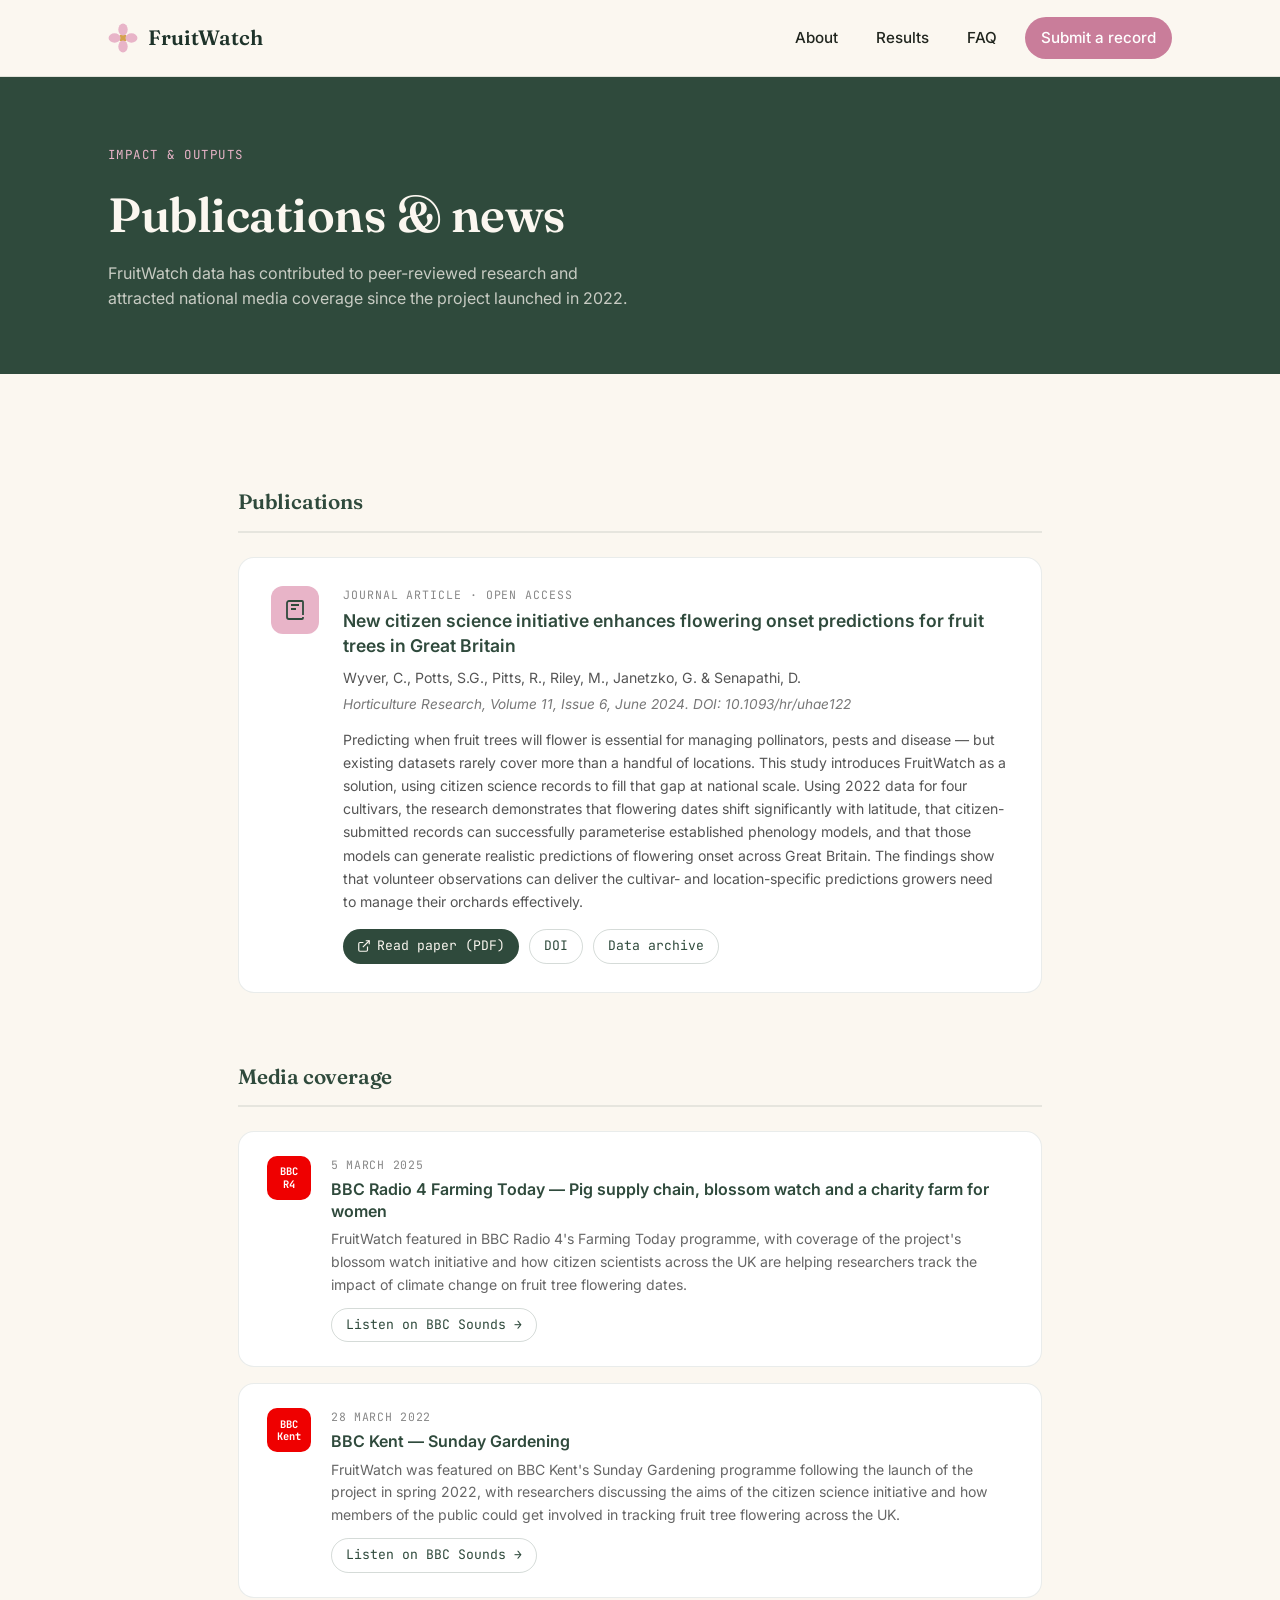
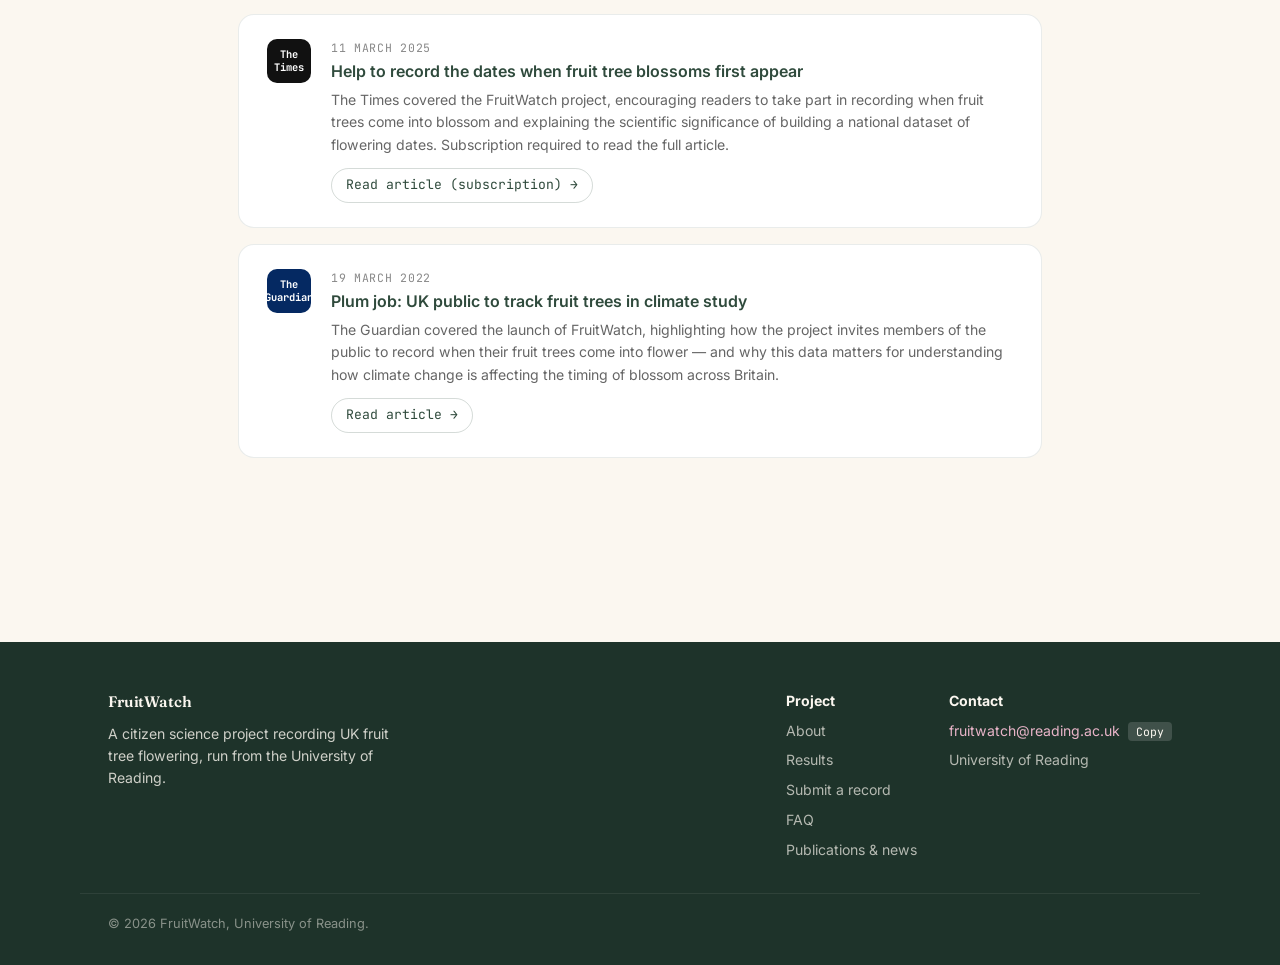
<file: news.html>
<!DOCTYPE html>
<html lang="en">
<head>
<meta charset="UTF-8">
<meta name="viewport" content="width=device-width, initial-scale=1.0">
<title>Publications & News — FruitWatch</title>
<link rel="preconnect" href="https://fonts.googleapis.com">
<link href="https://fonts.googleapis.com/css2?family=Fraunces:opsz,wght@9..144,400;9..144,600;9..144,700&family=Inter:wght@400;500;600;700&family=JetBrains+Mono:wght@400;500;600&display=swap" rel="stylesheet">
<link rel="stylesheet" href="css/style.css">
<style>
  .news-hero {
    background: var(--orchard);
    padding: 64px 0 48px;
  }
  .news-hero .eyebrow { color: var(--blossom); }
  .news-hero h1 { color: var(--cream); font-size: clamp(2rem, 5vw, 3rem); margin-bottom: 8px; }
  .news-hero p { color: rgba(251,247,240,0.75); max-width: 52ch; }

  .news-section { padding: 48px 0 0; }
  .news-section h2 {
    font-size: 1.3rem;
    color: var(--orchard);
    margin-bottom: 24px;
    padding-bottom: 12px;
    border-bottom: 2px solid rgba(47,74,60,0.1);
  }

  .pub-card {
    background: #fff;
    border: 1px solid rgba(47,74,60,0.1);
    border-radius: 16px;
    padding: 28px 32px;
    margin-bottom: 20px;
    display: grid;
    grid-template-columns: auto 1fr;
    gap: 24px;
    align-items: start;
  }
  .pub-icon {
    width: 48px;
    height: 48px;
    border-radius: 12px;
    background: var(--blossom);
    display: flex;
    align-items: center;
    justify-content: center;
    flex-shrink: 0;
  }
  .pub-icon svg { width: 24px; height: 24px; color: var(--orchard); }
  .pub-type {
    font-family: var(--mono);
    font-size: 0.72rem;
    text-transform: uppercase;
    letter-spacing: 0.08em;
    color: #888;
    margin-bottom: 6px;
  }
  .pub-title {
    font-family: var(--serif);
    font-size: 1.1rem;
    font-weight: 600;
    color: var(--orchard);
    margin-bottom: 8px;
    line-height: 1.4;
  }
  .pub-authors {
    font-size: 0.88rem;
    color: #555;
    margin-bottom: 6px;
  }
  .pub-journal {
    font-size: 0.85rem;
    color: #777;
    margin-bottom: 12px;
    font-style: italic;
  }
  .pub-abstract {
    font-size: 0.88rem;
    color: #555;
    line-height: 1.65;
    margin-bottom: 16px;
  }
  .pub-links {
    display: flex;
    gap: 10px;
    flex-wrap: wrap;
  }
  .pub-link {
    display: inline-flex;
    align-items: center;
    gap: 6px;
    padding: 6px 14px;
    border-radius: 999px;
    font-size: 0.82rem;
    font-family: var(--mono);
    text-decoration: none;
    transition: all 0.15s;
  }
  .pub-link-primary {
    background: var(--orchard);
    color: var(--cream);
  }
  .pub-link-primary:hover { background: #1a3d28; }
  .pub-link-ghost {
    border: 1.5px solid rgba(47,74,60,0.2);
    color: var(--orchard);
  }
  .pub-link-ghost:hover { background: rgba(47,74,60,0.06); }

  .news-card {
    background: #fff;
    border: 1px solid rgba(47,74,60,0.1);
    border-radius: 16px;
    padding: 24px 28px;
    margin-bottom: 16px;
    display: grid;
    grid-template-columns: auto 1fr;
    gap: 20px;
    align-items: start;
  }
  .news-outlet {
    width: 44px;
    height: 44px;
    border-radius: 10px;
    display: flex;
    align-items: center;
    justify-content: center;
    flex-shrink: 0;
    font-family: var(--mono);
    font-size: 0.65rem;
    font-weight: 700;
    text-align: center;
    line-height: 1.2;
  }
  .news-date {
    font-family: var(--mono);
    font-size: 0.72rem;
    color: #888;
    text-transform: uppercase;
    letter-spacing: 0.06em;
    margin-bottom: 4px;
  }
  .news-title {
    font-family: var(--serif);
    font-size: 1rem;
    font-weight: 600;
    color: var(--orchard);
    margin-bottom: 6px;
    line-height: 1.4;
  }
  .news-desc {
    font-size: 0.88rem;
    color: #666;
    line-height: 1.6;
    margin-bottom: 12px;
  }

  .data-card {
    background: var(--sage-light, #EEF4EC);
    border: 1px solid rgba(47,74,60,0.12);
    border-radius: 16px;
    padding: 24px 28px;
    margin-bottom: 48px;
    display: flex;
    align-items: center;
    gap: 20px;
    flex-wrap: wrap;
  }
  .data-card p { margin: 0; color: #555; font-size: 0.92rem; flex: 1; }
  .data-card strong { color: var(--orchard); }

  @media (max-width: 640px) {
    .pub-card, .news-card { grid-template-columns: 1fr; }
    .pub-icon, .news-outlet { display: none; }
  }
</style>
</head>
<body>

<header class="site-header">
  <div class="wrap">
    <a class="brand" href="index.html">
      <svg class="brand-mark" viewBox="0 0 32 32" fill="none">
        <circle cx="16" cy="16" r="4.2" fill="#D4A24C"/>
        <ellipse cx="16" cy="7" rx="5" ry="6.4" fill="#E8B4C8"/>
        <ellipse cx="25" cy="16" rx="6.4" ry="5" fill="#E8B4C8"/>
        <ellipse cx="16" cy="25" rx="5" ry="6.4" fill="#E8B4C8"/>
        <ellipse cx="7" cy="16" rx="6.4" ry="5" fill="#E8B4C8"/>
      </svg>
      FruitWatch
    </a>
    <nav class="primary-nav">
      <a href="index.html">About</a>
      <a href="results.html">Results</a>
      <a href="faq.html">FAQ</a>
      <a href="news.html">Publications</a>
      <a href="submit.html" class="cta">Submit a record</a>
    </nav>
  </div>
</header>

<div class="news-hero">
  <div class="wrap">
    <span class="eyebrow">Impact & outputs</span>
    <h1>Publications & news</h1>
    <p>FruitWatch data has contributed to peer-reviewed research and attracted national media coverage since the project launched in 2022.</p>
  </div>
</div>

<section>
  <div class="wrap" style="max-width:860px; padding-bottom:64px;">

    <!-- Publications -->
    <div class="news-section" id="publications">
      <h2>Publications</h2>

      <div class="pub-card">
        <div class="pub-icon">
          <svg viewBox="0 0 24 24" fill="none" stroke="currentColor" stroke-width="1.8">
            <path d="M4 19V5a2 2 0 0 1 2-2h13a1 1 0 0 1 1 1v13"/>
            <path d="M4 19a2 2 0 0 0 2 2h13a1 1 0 0 0 1-1v-1"/>
            <path d="M8 7h8M8 11h5"/>
          </svg>
        </div>
        <div>
          <div class="pub-type">Journal article · Open access</div>
          <div class="pub-title">New citizen science initiative enhances flowering onset predictions for fruit trees in Great Britain</div>
          <div class="pub-authors">Wyver, C., Potts, S.G., Pitts, R., Riley, M., Janetzko, G. &amp; Senapathi, D.</div>
          <div class="pub-journal">Horticulture Research, Volume 11, Issue 6, June 2024. DOI: 10.1093/hr/uhae122</div>
          <div class="pub-abstract">
            Predicting when fruit trees will flower is essential for managing pollinators, pests and disease — but existing datasets rarely cover more than a handful of locations. This study introduces FruitWatch as a solution, using citizen science records to fill that gap at national scale. Using 2022 data for four cultivars, the research demonstrates that flowering dates shift significantly with latitude, that citizen-submitted records can successfully parameterise established phenology models, and that those models can generate realistic predictions of flowering onset across Great Britain. The findings show that volunteer observations can deliver the cultivar- and location-specific predictions growers need to manage their orchards effectively.
          </div>
          <div class="pub-links">
            <a class="pub-link pub-link-primary" href="papers/uhae122.pdf" target="_blank" rel="noopener">
              <svg width="14" height="14" viewBox="0 0 24 24" fill="none" stroke="currentColor" stroke-width="2"><path d="M18 13v6a2 2 0 0 1-2 2H5a2 2 0 0 1-2-2V8a2 2 0 0 1 2-2h6"/><polyline points="15 3 21 3 21 9"/><line x1="10" y1="14" x2="21" y2="3"/></svg>
              Read paper (PDF)
            </a>
            <a class="pub-link pub-link-ghost" href="https://doi.org/10.1093/hr/uhae122" target="_blank" rel="noopener">
              DOI
            </a>
            <a class="pub-link pub-link-ghost" href="https://doi.org/10.17864/1947.000524" target="_blank" rel="noopener">
              Data archive
            </a>
          </div>
        </div>
      </div>

    </div>

    <!-- Media coverage -->
    <div class="news-section" id="media">
      <h2>Media coverage</h2>

      <div class="news-card">
        <div class="news-outlet" style="background:#EF0000;color:#fff;">BBC<br>R4</div>
        <div>
          <div class="news-date">5 March 2025</div>
          <div class="news-title">BBC Radio 4 Farming Today — Pig supply chain, blossom watch and a charity farm for women</div>
          <div class="news-desc">FruitWatch featured in BBC Radio 4's Farming Today programme, with coverage of the project's blossom watch initiative and how citizen scientists across the UK are helping researchers track the impact of climate change on fruit tree flowering dates.</div>
          <div class="pub-links">
            <a class="pub-link pub-link-ghost" href="https://www.bbc.co.uk/programmes/m0028jnz" target="_blank" rel="noopener">Listen on BBC Sounds →</a>
          </div>
        </div>
      </div>

      <div class="news-card">
        <div class="news-outlet" style="background:#EF0000;color:#fff;">BBC<br>Kent</div>
        <div>
          <div class="news-date">28 March 2022</div>
          <div class="news-title">BBC Kent — Sunday Gardening</div>
          <div class="news-desc">FruitWatch was featured on BBC Kent's Sunday Gardening programme following the launch of the project in spring 2022, with researchers discussing the aims of the citizen science initiative and how members of the public could get involved in tracking fruit tree flowering across the UK.</div>
          <div class="pub-links">
            <a class="pub-link pub-link-ghost" href="https://www.bbc.co.uk/sounds/play/p0bxzmz1" target="_blank" rel="noopener">Listen on BBC Sounds →</a>
          </div>
        </div>
      </div>

      <div class="news-card">
        <div class="news-outlet" style="background:#111;color:#fff;">The<br>Times</div>
        <div>
          <div class="news-date">11 March 2025</div>
          <div class="news-title">Help to record the dates when fruit tree blossoms first appear</div>
          <div class="news-desc">The Times covered the FruitWatch project, encouraging readers to take part in recording when fruit trees come into blossom and explaining the scientific significance of building a national dataset of flowering dates. Subscription required to read the full article.</div>
          <div class="pub-links">
            <a class="pub-link pub-link-ghost" href="https://www.thetimes.com/comment/register/article/help-to-record-the-dates-when-fruit-tree-blossoms-first-appear-blkhqxm0v" target="_blank" rel="noopener">Read article (subscription) →</a>
          </div>
        </div>
      </div>

      <div class="news-card">
        <div class="news-outlet" style="background:#052962;color:#fff;">The Guardian</div>
        <div>
          <div class="news-date">19 March 2022</div>
          <div class="news-title">Plum job: UK public to track fruit trees in climate study</div>
          <div class="news-desc">The Guardian covered the launch of FruitWatch, highlighting how the project invites members of the public to record when their fruit trees come into flower — and why this data matters for understanding how climate change is affecting the timing of blossom across Britain.</div>
          <div class="pub-links">
            <a class="pub-link pub-link-ghost" href="https://www.theguardian.com/environment/2022/mar/19/plum-job-uk-public-track-fruit-trees-climate-study-fruitwatch" target="_blank" rel="noopener">Read article →</a>
          </div>
        </div>
      </div>

    </div>

  </div>
</section>

<footer>
  <div class="wrap">
    <div>
      <h4>FruitWatch</h4>
      <p style="max-width:32ch; font-size:0.88rem;">A citizen science project recording UK fruit tree flowering, run from the University of Reading.</p>
    </div>
    <div class="foot-links">
      <ul>
        <li><strong style="color:var(--cream)">Project</strong></li>
        <li><a href="index.html">About</a></li>
        <li><a href="results.html">Results</a></li>
        <li><a href="submit.html">Submit a record</a></li>
        <li><a href="faq.html">FAQ</a></li>
        <li><a href="news.html">Publications & news</a></li>
      </ul>
      <ul>
        <li><strong style="color:var(--cream)">Contact</strong></li>
        <li><span style="color:var(--blossom);font-size:0.88rem;">fruitwatch@reading.ac.uk</span> <button onclick="navigator.clipboard.writeText('fruitwatch@reading.ac.uk').then(()=>{this.textContent='Copied!';setTimeout(()=>this.textContent='Copy',1500)})" style="font-size:0.72rem;font-family:var(--mono);background:rgba(255,255,255,0.15);color:var(--cream);border:none;padding:2px 8px;border-radius:4px;cursor:pointer;margin-left:4px;">Copy</button></li>
        <li><a href="#">University of Reading</a></li>
      </ul>
    </div>
  </div>
  <div class="foot-bottom">© 2026 FruitWatch, University of Reading.</div>
</footer>

<script>
// Hide the nav link for the current page
(function() {
  const current = window.location.pathname.split('/').pop() || 'index.html';
  document.querySelectorAll('.primary-nav a').forEach(a => {
    if (a.getAttribute('href') === current) a.style.display = 'none';
  });
})();
</script>
</body>
</html>
</file>
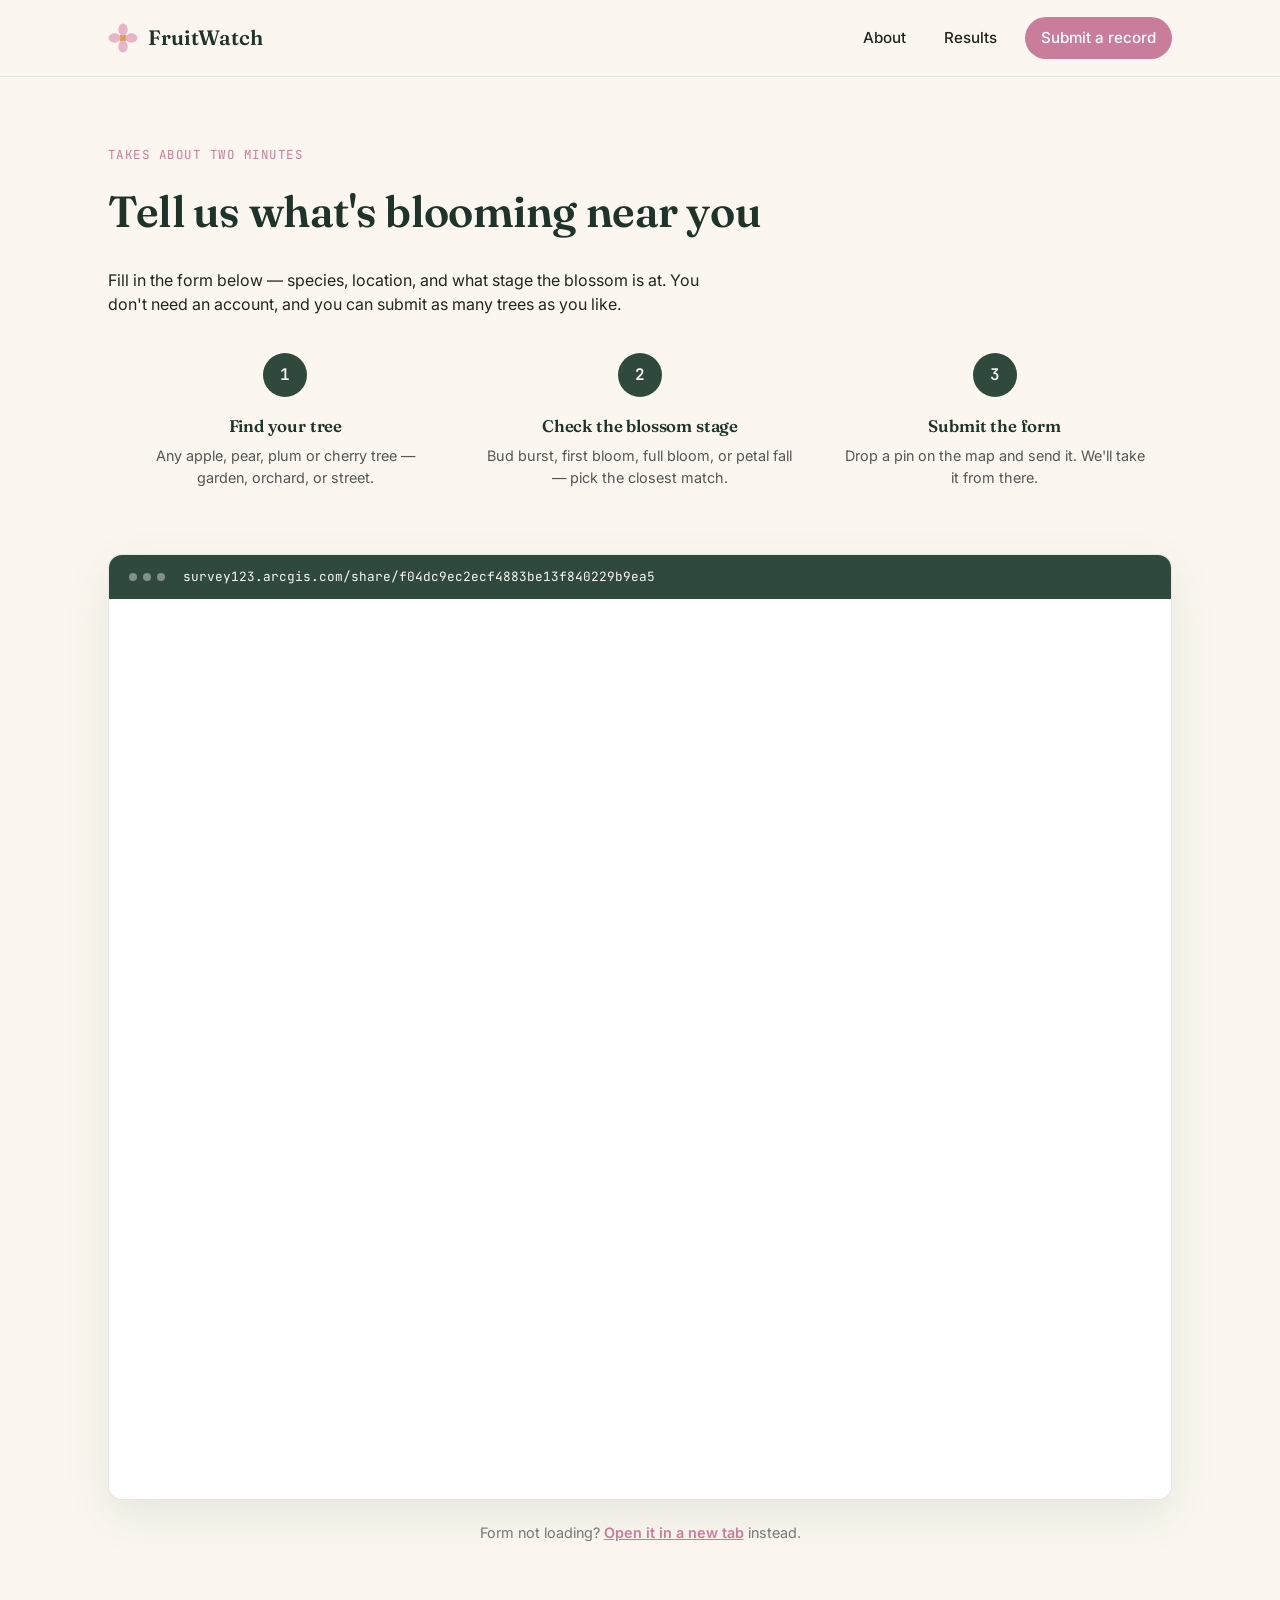
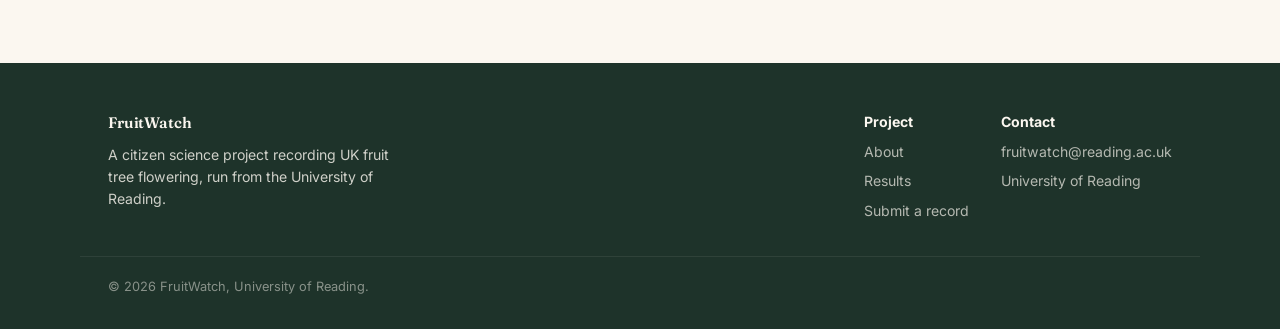
<file: submit.html>
<!DOCTYPE html>
<html lang="en">
<head>
<meta charset="UTF-8">
<meta name="viewport" content="width=device-width, initial-scale=1.0">
<title>Submit a Record — FruitWatch</title>
<link rel="preconnect" href="https://fonts.googleapis.com">
<link href="https://fonts.googleapis.com/css2?family=Fraunces:opsz,wght@9..144,400;9..144,600;9..144,700&family=Inter:wght@400;500;600;700&family=JetBrains+Mono:wght@400;500;600&display=swap" rel="stylesheet">
<link rel="stylesheet" href="css/style.css">
</head>
<body>

<header class="site-header">
  <div class="wrap">
    <a class="brand" href="index.html">
      <svg class="brand-mark" viewBox="0 0 32 32" fill="none">
        <circle cx="16" cy="16" r="4.2" fill="#D4A24C"/>
        <ellipse cx="16" cy="7" rx="5" ry="6.4" fill="#E8B4C8"/>
        <ellipse cx="25" cy="16" rx="6.4" ry="5" fill="#E8B4C8"/>
        <ellipse cx="16" cy="25" rx="5" ry="6.4" fill="#E8B4C8"/>
        <ellipse cx="7" cy="16" rx="6.4" ry="5" fill="#E8B4C8"/>
      </svg>
      FruitWatch
    </a>
    <nav class="primary-nav">
      <a href="index.html">About</a>
      <a href="results.html">Results</a>
      <a href="submit.html" class="cta active">Submit a record</a>
    </nav>
  </div>
</header>

<section style="padding-bottom: 20px;">
  <div class="wrap">
    <span class="eyebrow">Takes about two minutes</span>
    <h1 style="font-size:clamp(2rem,3.4vw,2.8rem); max-width:24ch;">Tell us what's blooming near you</h1>
    <p class="lede" style="max-width:60ch;">Fill in the form below — species, location, and what stage the blossom is at. You don't need an account, and you can submit as many trees as you like.</p>
  </div>
</section>

<section style="padding-top:0;">
  <div class="wrap">
    <div class="steps">
      <div class="step">
        <div class="step-num">1</div>
        <h3>Find your tree</h3>
        <p>Any apple, pear, plum or cherry tree — garden, orchard, or street.</p>
      </div>
      <div class="step">
        <div class="step-num">2</div>
        <h3>Check the blossom stage</h3>
        <p>Bud burst, first bloom, full bloom, or petal fall — pick the closest match.</p>
      </div>
      <div class="step">
        <div class="step-num">3</div>
        <h3>Submit the form</h3>
        <p>Drop a pin on the map and send it. We'll take it from there.</p>
      </div>
    </div>

    <div class="form-shell">
      <div class="form-shell-bar">
        <span class="dots"><span></span><span></span><span></span></span>
        survey123.arcgis.com/share/f04dc9ec2ecf4883be13f840229b9ea5
      </div>
      <iframe src="https://survey123.arcgis.com/share/f04dc9ec2ecf4883be13f840229b9ea5"
              style="width:100%; height:900px; border:none; display:block;"
              title="FruitWatch sighting form" loading="lazy"
              allow="geolocation">
      </iframe>
    </div>

    <p style="text-align:center; margin-top:22px; font-size:0.9rem; color:#777;">
      Form not loading? <a href="https://arcg.is/1rrzbr5" target="_blank" rel="noopener" style="color:var(--blossom-deep); font-weight:600;">Open it in a new tab</a> instead.
    </p>
  </div>
</section>

<footer>
  <div class="wrap">
    <div>
      <h4>FruitWatch</h4>
      <p style="max-width:32ch; font-size:0.88rem;">A citizen science project recording UK fruit tree flowering, run from the University of Reading.</p>
    </div>
    <div class="foot-links">
      <ul>
        <li><strong style="color:var(--cream)">Project</strong></li>
        <li><a href="index.html">About</a></li>
        <li><a href="results.html">Results</a></li>
        <li><a href="submit.html">Submit a record</a></li>
      </ul>
      <ul>
        <li><strong style="color:var(--cream)">Contact</strong></li>
        <li><a href="mailto:fruitwatch@reading.ac.uk">fruitwatch@reading.ac.uk</a></li>
        <li><a href="#">University of Reading</a></li>
      </ul>
    </div>
  </div>
  <div class="foot-bottom">© 2026 FruitWatch, University of Reading.</div>
</footer>

</body>
</html>
</file>
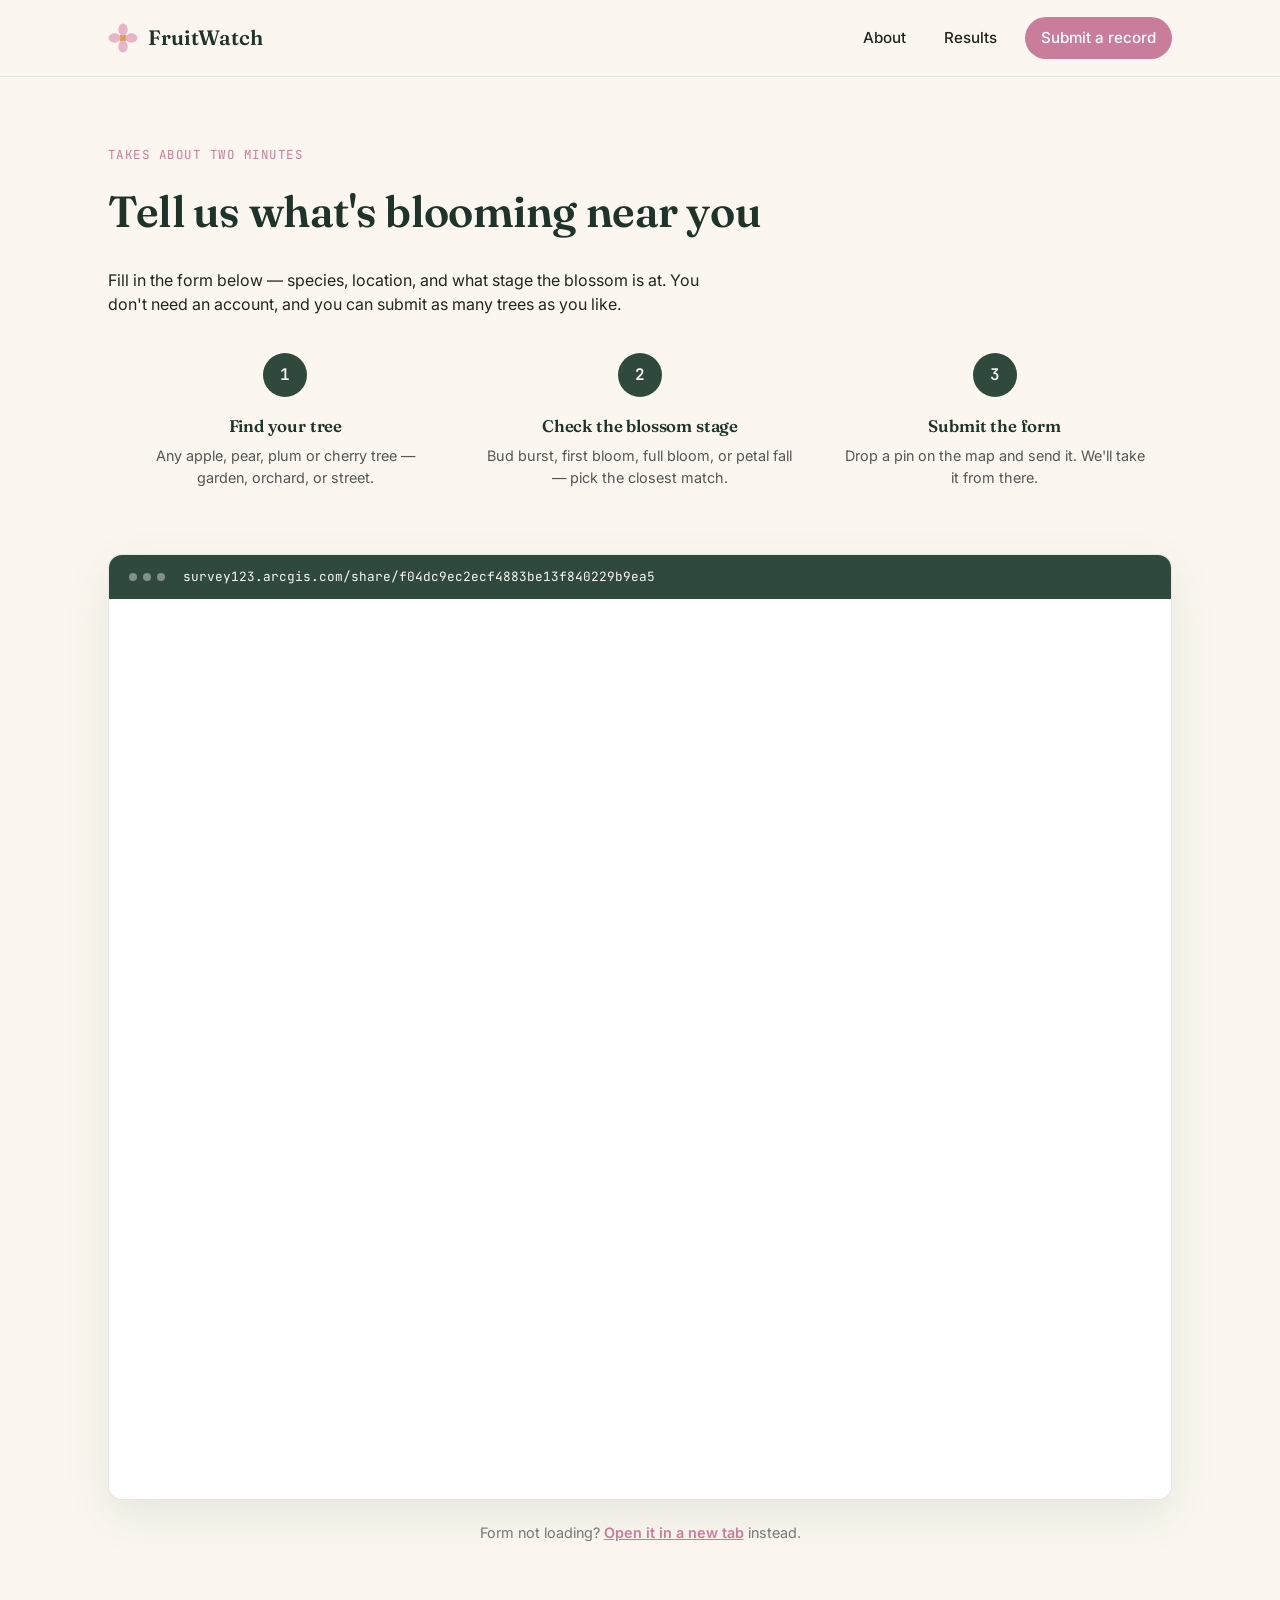
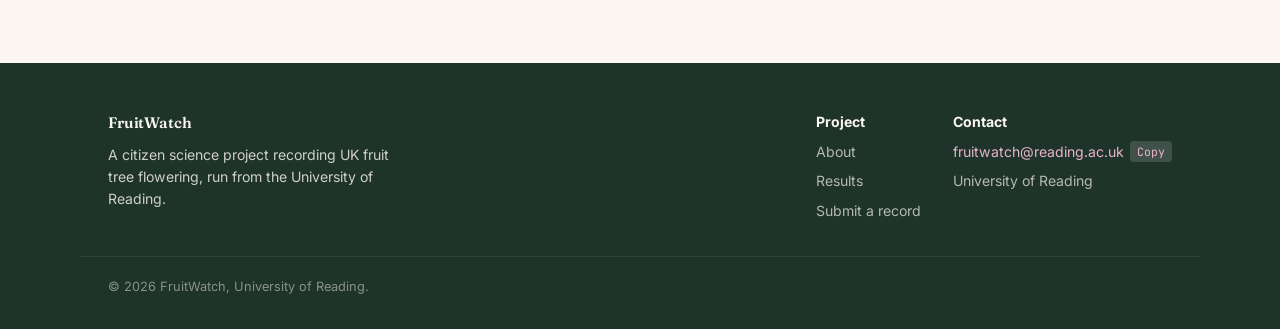
<file: fruitwatch-site/submit.html>
<!DOCTYPE html>
<html lang="en">
<head>
<meta charset="UTF-8">
<meta name="viewport" content="width=device-width, initial-scale=1.0">
<title>Submit a Record — FruitWatch</title>
<link rel="preconnect" href="https://fonts.googleapis.com">
<link href="https://fonts.googleapis.com/css2?family=Fraunces:opsz,wght@9..144,400;9..144,600;9..144,700&family=Inter:wght@400;500;600;700&family=JetBrains+Mono:wght@400;500;600&display=swap" rel="stylesheet">
<link rel="stylesheet" href="css/style.css">
</head>
<body>

<header class="site-header">
  <div class="wrap">
    <a class="brand" href="index.html">
      <svg class="brand-mark" viewBox="0 0 32 32" fill="none">
        <circle cx="16" cy="16" r="4.2" fill="#D4A24C"/>
        <ellipse cx="16" cy="7" rx="5" ry="6.4" fill="#E8B4C8"/>
        <ellipse cx="25" cy="16" rx="6.4" ry="5" fill="#E8B4C8"/>
        <ellipse cx="16" cy="25" rx="5" ry="6.4" fill="#E8B4C8"/>
        <ellipse cx="7" cy="16" rx="6.4" ry="5" fill="#E8B4C8"/>
      </svg>
      FruitWatch
    </a>
    <nav class="primary-nav">
      <a href="index.html">About</a>
      <a href="results.html">Results</a>
      <a href="submit.html" class="cta active">Submit a record</a>
    </nav>
  </div>
</header>

<section style="padding-bottom: 20px;">
  <div class="wrap">
    <span class="eyebrow">Takes about two minutes</span>
    <h1 style="font-size:clamp(2rem,3.4vw,2.8rem); max-width:24ch;">Tell us what's blooming near you</h1>
    <p class="lede" style="max-width:60ch;">Fill in the form below — species, location, and what stage the blossom is at. You don't need an account, and you can submit as many trees as you like.</p>
  </div>
</section>

<section style="padding-top:0;">
  <div class="wrap">
    <div class="steps">
      <div class="step">
        <div class="step-num">1</div>
        <h3>Find your tree</h3>
        <p>Any apple, pear, plum or cherry tree — garden, orchard, or street.</p>
      </div>
      <div class="step">
        <div class="step-num">2</div>
        <h3>Check the blossom stage</h3>
        <p>Bud burst, first bloom, full bloom, or petal fall — pick the closest match.</p>
      </div>
      <div class="step">
        <div class="step-num">3</div>
        <h3>Submit the form</h3>
        <p>Drop a pin on the map and send it. We'll take it from there.</p>
      </div>
    </div>

    <div class="form-shell">
      <div class="form-shell-bar">
        <span class="dots"><span></span><span></span><span></span></span>
        survey123.arcgis.com/share/f04dc9ec2ecf4883be13f840229b9ea5
      </div>
      <iframe src="https://survey123.arcgis.com/share/f04dc9ec2ecf4883be13f840229b9ea5"
              style="width:100%; height:900px; border:none; display:block;"
              title="FruitWatch sighting form" loading="lazy"
              allow="geolocation">
      </iframe>
    </div>

    <p style="text-align:center; margin-top:22px; font-size:0.9rem; color:#777;">
      Form not loading? <a href="https://arcg.is/1rrzbr5" target="_blank" rel="noopener" style="color:var(--blossom-deep); font-weight:600;">Open it in a new tab</a> instead.
    </p>
  </div>
</section>

<footer>
  <div class="wrap">
    <div>
      <h4>FruitWatch</h4>
      <p style="max-width:32ch; font-size:0.88rem;">A citizen science project recording UK fruit tree flowering, run from the University of Reading.</p>
    </div>
    <div class="foot-links">
      <ul>
        <li><strong style="color:var(--cream)">Project</strong></li>
        <li><a href="index.html">About</a></li>
        <li><a href="results.html">Results</a></li>
        <li><a href="submit.html">Submit a record</a></li>
      </ul>
      <ul>
        <li><strong style="color:var(--cream)">Contact</strong></li>
        <li><span class="email-copy" onclick="navigator.clipboard.writeText('fruitwatch@reading.ac.uk').then(()=>{const t=this.querySelector('.copy-tip');t.textContent='Copied!';setTimeout(()=>t.textContent='Copy',1500)})" style="cursor:pointer;display:inline-flex;align-items:center;gap:6px;color:var(--blossom);font-size:0.88rem;">fruitwatch@reading.ac.uk <span class="copy-tip" style="font-size:0.72rem;font-family:var(--mono);background:rgba(255,255,255,0.15);padding:2px 7px;border-radius:4px;">Copy</span></span></li>
        <li><a href="#">University of Reading</a></li>
      </ul>
    </div>
  </div>
  <div class="foot-bottom">© 2026 FruitWatch, University of Reading.</div>
</footer>

</body>
</html>
</file>
<file: css/style.css>
/* ============================================
   FruitWatch — Design tokens
   ============================================ */
:root {
  --cream: #FBF7F0;
  --orchard: #2F4A3C;
  --orchard-deep: #1E332A;
  --blossom: #E8B4C8;
  --blossom-deep: #C97D9A;
  --bark: #6B4A3A;
  --gold: #D4A24C;
  --sky: #A8C4C9;
  --ink: #21261F;
  --paper: #FFFFFF;

  --display: "Fraunces", Georgia, serif;
  --body: "Inter", -apple-system, BlinkMacSystemFont, sans-serif;
  --mono: "JetBrains Mono", "Courier New", monospace;

  --max-width: 1120px;
  --radius: 14px;
}

* { box-sizing: border-box; }

html { scroll-behavior: smooth; }

body {
  margin: 0;
  font-family: var(--body);
  color: var(--ink);
  background: var(--cream);
  line-height: 1.55;
  -webkit-font-smoothing: antialiased;
}

img { max-width: 100%; display: block; }

a { color: inherit; }

h1, h2, h3, h4 {
  font-family: var(--display);
  font-weight: 600;
  margin: 0 0 0.5em;
  letter-spacing: -0.01em;
  color: var(--orchard-deep);
}

p { margin: 0 0 1em; }

.wrap {
  max-width: var(--max-width);
  margin: 0 auto;
  padding: 0 28px;
}

/* ============================================
   Header / nav
   ============================================ */
.site-header {
  position: sticky;
  top: 0;
  z-index: 50;
  background: rgba(251, 247, 240, 0.92);
  backdrop-filter: blur(8px);
  border-bottom: 1px solid rgba(47, 74, 60, 0.12);
}

.site-header .wrap {
  display: flex;
  align-items: center;
  justify-content: space-between;
  height: 76px;
}

.brand {
  display: flex;
  align-items: center;
  gap: 10px;
  font-family: var(--display);
  font-weight: 600;
  font-size: 1.3rem;
  color: var(--orchard-deep);
  text-decoration: none;
}

.brand-mark {
  width: 30px;
  height: 30px;
  flex-shrink: 0;
}

nav.primary-nav {
  display: flex;
  align-items: center;
  gap: 6px;
}

nav.primary-nav a {
  text-decoration: none;
  font-size: 0.95rem;
  font-weight: 500;
  color: var(--ink);
  padding: 9px 16px;
  border-radius: 999px;
  transition: background 0.18s ease, color 0.18s ease;
}

nav.primary-nav a:hover {
  background: rgba(47, 74, 60, 0.08);
}

nav.primary-nav a.active {
  background: var(--orchard);
  color: var(--cream);
}

nav.primary-nav a.cta {
  background: var(--blossom-deep);
  color: var(--paper);
  margin-left: 6px;
}
nav.primary-nav a.cta:hover {
  background: #b96b8a;
}

/* ============================================
   Buttons
   ============================================ */
.btn {
  display: inline-flex;
  align-items: center;
  gap: 8px;
  font-family: var(--body);
  font-weight: 600;
  font-size: 1rem;
  padding: 14px 26px;
  border-radius: 999px;
  text-decoration: none;
  border: none;
  cursor: pointer;
  transition: transform 0.15s ease, box-shadow 0.15s ease;
}
.btn:hover { transform: translateY(-1px); }
.btn:focus-visible {
  outline: 3px solid var(--gold);
  outline-offset: 2px;
}

.btn-primary {
  background: var(--blossom-deep);
  color: var(--paper);
  box-shadow: 0 6px 18px rgba(201, 125, 154, 0.35);
}
.btn-primary:hover { box-shadow: 0 8px 22px rgba(201, 125, 154, 0.45); }

.btn-ghost {
  background: transparent;
  color: var(--orchard-deep);
  border: 1.5px solid rgba(47, 74, 60, 0.3);
}
.btn-ghost:hover { background: rgba(47, 74, 60, 0.06); }

/* ============================================
   Hero / signature bloom-timeline element
   ============================================ */
.hero {
  padding: 86px 0 64px;
  position: relative;
  overflow: hidden;
}

.hero .wrap {
  display: grid;
  grid-template-columns: 1.1fr 0.9fr;
  gap: 48px;
  align-items: center;
}

.eyebrow {
  font-family: var(--mono);
  font-size: 0.78rem;
  letter-spacing: 0.12em;
  text-transform: uppercase;
  color: var(--blossom-deep);
  margin-bottom: 14px;
  display: inline-block;
}

.hero h1 {
  font-size: clamp(2.4rem, 4.2vw, 3.6rem);
  line-height: 1.04;
}

.hero .lede {
  font-size: 1.15rem;
  color: #444;
  max-width: 46ch;
}

.hero-actions {
  display: flex;
  gap: 14px;
  margin-top: 28px;
  flex-wrap: wrap;
}

/* Bloom timeline — signature element */
.bloom-timeline {
  background: var(--paper);
  border-radius: var(--radius);
  padding: 28px 26px 22px;
  box-shadow: 0 16px 40px rgba(47, 74, 60, 0.12);
  border: 1px solid rgba(47, 74, 60, 0.08);
}

.bloom-timeline h3 {
  font-size: 0.95rem;
  font-family: var(--mono);
  font-weight: 500;
  text-transform: uppercase;
  letter-spacing: 0.08em;
  color: var(--bark);
  margin-bottom: 18px;
}

.bloom-track {
  position: relative;
  height: 64px;
}

.bloom-axis {
  position: absolute;
  left: 0; right: 0;
  top: 30px;
  height: 2px;
  background: rgba(47, 74, 60, 0.15);
}

.bloom-stage {
  position: absolute;
  top: 14px;
  transform: translateX(-50%);
  text-align: center;
  width: 70px;
}

.bloom-dot {
  width: 16px;
  height: 16px;
  border-radius: 50%;
  margin: 0 auto 6px;
  border: 3px solid var(--paper);
  box-shadow: 0 0 0 2px rgba(47,74,60,0.18);
}

.bloom-label {
  font-family: var(--mono);
  font-size: 0.68rem;
  color: var(--bark);
  white-space: nowrap;
}

.bloom-date {
  font-family: var(--mono);
  font-size: 0.68rem;
  color: #999;
}

/* ============================================
   Sections
   ============================================ */
section { padding: 64px 0; }

.section-head {
  max-width: 60ch;
  margin-bottom: 38px;
}

.section-head .eyebrow { margin-bottom: 10px; }

.alt-bg {
  background: var(--paper);
  border-top: 1px solid rgba(47,74,60,0.08);
  border-bottom: 1px solid rgba(47,74,60,0.08);
}

.cards {
  display: grid;
  grid-template-columns: repeat(3, 1fr);
  gap: 22px;
}

.card {
  background: var(--paper);
  border-radius: var(--radius);
  padding: 26px;
  border: 1px solid rgba(47,74,60,0.1);
}

.card .icon {
  width: 38px;
  height: 38px;
  margin-bottom: 14px;
  color: var(--blossom-deep);
}

.card h3 {
  font-size: 1.15rem;
  margin-bottom: 8px;
}

.card p { color: #555; font-size: 0.95rem; margin: 0; }

/* Species strip */
.species-strip {
  display: flex;
  gap: 14px;
  flex-wrap: wrap;
}
.species-pill {
  display: flex;
  align-items: center;
  gap: 8px;
  background: var(--cream);
  border: 1px solid rgba(47,74,60,0.15);
  border-radius: 999px;
  padding: 8px 16px 8px 10px;
  font-size: 0.88rem;
}
.species-pill .dot { width: 10px; height: 10px; border-radius: 50%; }

/* ============================================
   Process steps (submit page — genuine sequence)
   ============================================ */
.steps {
  display: grid;
  grid-template-columns: repeat(3, 1fr);
  gap: 0;
  position: relative;
  margin-bottom: 50px;
}
.step {
  position: relative;
  padding: 0 24px;
  display: flex;
  flex-direction: column;
  align-items: center;
  text-align: center;
}
.step:not(:first-child)::before {
  display: none;
}
.step-num {
  width: 44px;
  height: 44px;
  border-radius: 50%;
  background: var(--orchard);
  color: var(--cream);
  font-family: var(--mono);
  font-weight: 600;
  display: flex;
  align-items: center;
  justify-content: center;
  margin-bottom: 16px;
  position: relative;
  z-index: 2;
}
.step h3 { font-size: 1.05rem; margin-bottom: 6px; }
.step p { font-size: 0.9rem; color: #555; }

/* Form embed frame */
.form-shell {
  background: var(--paper);
  border-radius: var(--radius);
  border: 1px solid rgba(47,74,60,0.12);
  box-shadow: 0 16px 44px rgba(47,74,60,0.10);
  overflow: hidden;
}
.form-shell-bar {
  background: var(--orchard);
  color: var(--cream);
  padding: 12px 20px;
  font-family: var(--mono);
  font-size: 0.8rem;
  display: flex;
  align-items: center;
  gap: 8px;
}
.form-shell-bar .dots { display: flex; gap: 6px; margin-right: 10px; }
.form-shell-bar .dots span {
  width: 8px; height: 8px; border-radius: 50%;
  background: rgba(251,247,240,0.4);
}
.form-embed-placeholder {
  min-height: 560px;
  display: flex;
  flex-direction: column;
  align-items: center;
  justify-content: center;
  text-align: center;
  padding: 50px 30px;
  color: #666;
  background:
    repeating-linear-gradient(45deg, rgba(47,74,60,0.025) 0 12px, transparent 12px 24px);
}
.form-embed-placeholder .mock-icon { width: 56px; height: 56px; margin-bottom: 18px; color: var(--blossom-deep); }
.form-embed-placeholder code {
  font-family: var(--mono);
  background: rgba(47,74,60,0.07);
  padding: 3px 8px;
  border-radius: 6px;
  font-size: 0.85rem;
}

/* ============================================
   Results page
   ============================================ */
.stat-row {
  display: grid;
  grid-template-columns: repeat(4, 1fr);
  gap: 18px;
  margin-bottom: 46px;
}
.stat-row-3 { grid-template-columns: repeat(3, 1fr); }

.filter-panel { margin-bottom: 24px; }
.filter-row {
  display: grid;
  grid-template-columns: repeat(4, 1fr) auto;
  gap: 16px;
  align-items: end;
}
.filter-field {
  display: flex;
  flex-direction: column;
  gap: 6px;
}
.filter-field label {
  font-family: var(--mono);
  font-size: 0.7rem;
  text-transform: uppercase;
  letter-spacing: 0.06em;
  color: var(--bark);
}
.filter-field select,
.filter-field input[type="date"] {
  font-family: var(--body);
  font-size: 0.92rem;
  padding: 10px 12px;
  border-radius: 8px;
  border: 1.5px solid rgba(47,74,60,0.2);
  background: var(--cream);
  color: var(--ink);
}
.filter-field select:focus,
.filter-field input[type="date"]:focus {
  outline: none;
  border-color: var(--blossom-deep);
}
.filter-actions { align-items: stretch; }
.filter-actions .btn { width: 100%; padding: 10px 16px; font-size: 0.9rem; }

@media (max-width: 880px) {
  .filter-row { grid-template-columns: 1fr 1fr; }
}
.stat {
  background: var(--paper);
  border: 1px solid rgba(47,74,60,0.1);
  border-radius: var(--radius);
  padding: 22px 20px;
}
.stat .num {
  font-family: var(--mono);
  font-size: 2.1rem;
  font-weight: 600;
  color: var(--orchard-deep);
  line-height: 1;
}
.stat .label {
  font-size: 0.82rem;
  color: var(--bark);
  margin-top: 8px;
  text-transform: uppercase;
  letter-spacing: 0.04em;
}

.results-grid {
  display: grid;
  grid-template-columns: 1.3fr 1fr;
  gap: 24px;
  margin-bottom: 24px;
}

.panel {
  background: var(--paper);
  border: 1px solid rgba(47,74,60,0.1);
  border-radius: var(--radius);
  padding: 24px;
}
.panel h3 {
  font-size: 1.05rem;
  margin-bottom: 18px;
  display: flex;
  align-items: center;
  justify-content: space-between;
}
.panel h3 .tag {
  font-family: var(--mono);
  font-size: 0.7rem;
  background: var(--cream);
  border: 1px solid rgba(47,74,60,0.15);
  padding: 3px 9px;
  border-radius: 999px;
  font-weight: 500;
  color: var(--bark);
}

.map-placeholder {
  height: 420px;
  border-radius: 10px;
  position: relative;
  overflow: hidden;
  background: linear-gradient(135deg, #DCE9E2 0%, #C9DCD2 100%);
  border: 1px solid rgba(47,74,60,0.1);
}

.bar-row { display: flex; align-items: center; gap: 12px; margin-bottom: 14px; }
.bar-row .bar-label { width: 110px; font-size: 0.85rem; color: var(--bark); flex-shrink: 0; }
.bar-row .bar-track { flex: 1; height: 12px; background: rgba(47,74,60,0.08); border-radius: 999px; overflow: hidden; }
.bar-row .bar-fill { height: 100%; border-radius: 999px; }
.bar-row .bar-val { font-family: var(--mono); font-size: 0.8rem; width: 36px; text-align: right; flex-shrink: 0; }

.records-table {
  width: 100%;
  border-collapse: collapse;
  font-size: 0.88rem;
}
.records-table th {
  text-align: left;
  font-family: var(--mono);
  font-size: 0.72rem;
  text-transform: uppercase;
  letter-spacing: 0.05em;
  color: var(--bark);
  padding: 10px 12px;
  border-bottom: 2px solid rgba(47,74,60,0.12);
}
.records-table td {
  padding: 11px 12px;
  border-bottom: 1px solid rgba(47,74,60,0.07);
}
.records-table tr:hover td { background: rgba(232,180,200,0.08); }
.species-tag {
  display: inline-flex; align-items: center; gap: 6px; font-size: 0.85rem;
}
.species-tag .dot { width: 8px; height: 8px; border-radius: 50%; }

/* ============================================
   Footer
   ============================================ */
footer {
  background: var(--orchard-deep);
  color: rgba(251,247,240,0.8);
  padding: 48px 0 32px;
  margin-top: 40px;
}
footer .wrap {
  display: flex;
  justify-content: space-between;
  align-items: flex-start;
  flex-wrap: wrap;
  gap: 24px;
}
footer h4 {
  color: var(--cream);
  font-size: 0.95rem;
  margin-bottom: 10px;
}
footer a { text-decoration: none; opacity: 0.85; }
footer a:hover { opacity: 1; text-decoration: underline; }
footer .foot-links { display: flex; gap: 32px; flex-wrap: wrap; }
footer .foot-links ul { list-style: none; margin: 0; padding: 0; display: flex; flex-direction: column; gap: 8px; font-size: 0.88rem; }
.foot-bottom {
  max-width: var(--max-width);
  margin: 32px auto 0;
  padding: 20px 28px 0;
  border-top: 1px solid rgba(251,247,240,0.12);
  font-size: 0.8rem;
  opacity: 0.6;
}

/* ============================================
   Responsive
   ============================================ */
/* Hero image */
.hero-img-wrap {
  display: flex;
  align-items: center;
}

.hero-img {
  width: 100%;
  height: 100%;
  max-height: 420px;
  object-fit: cover;
  border-radius: 20px;
  box-shadow: 0 20px 48px rgba(47, 74, 60, 0.18);
}

@media (max-width: 880px) {
  /* Hide all images on mobile */
  .hero-img-wrap { display: none; }
  .hero .wrap { grid-template-columns: 1fr; }

  /* Hide bee image — it's inline in the alt-bg grid */
  .why-grid {
    display: block !important;
  }
  .why-grid > img {
    display: none !important;
  }
  .why-grid > div {
    width: 100% !important;
  }

  /* Full width text */
  .hero h1 { font-size: clamp(1.8rem, 6vw, 2.4rem); }
  .hero .lede { max-width: 100%; }
  .wrap { padding: 0 16px; }

  /* Cards stack */
  .cards { grid-template-columns: 1fr; }

  /* Steps stack */
  .steps { grid-template-columns: 1fr; gap: 28px; }

  /* Results */
  .results-grid { grid-template-columns: 1fr; }
  .stat-row { grid-template-columns: 1fr 1fr; }
  .filter-row { grid-template-columns: 1fr 1fr; }

  /* Keep nav visible but smaller */
  nav.primary-nav { display: flex; gap: 2px; }
  nav.primary-nav a { font-size: 0.78rem; padding: 7px 10px; }
  nav.primary-nav a.cta { margin-left: 2px; }
  .site-header .wrap { justify-content: space-between; height: 60px; }
  .brand { font-size: 1.1rem; }
  .brand-mark { width: 24px; height: 24px; }
}

@keyframes spin { to { transform: rotate(360deg); } }

@media (prefers-reduced-motion: reduce) {
  * { animation: none !important; transition: none !important; }
}
</file>
<file: fruitwatch-site/css/style.css>
/* ============================================
   FruitWatch — Design tokens
   ============================================ */
:root {
  --cream: #FBF7F0;
  --orchard: #2F4A3C;
  --orchard-deep: #1E332A;
  --blossom: #E8B4C8;
  --blossom-deep: #C97D9A;
  --bark: #6B4A3A;
  --gold: #D4A24C;
  --sky: #A8C4C9;
  --ink: #21261F;
  --paper: #FFFFFF;

  --display: "Fraunces", Georgia, serif;
  --body: "Inter", -apple-system, BlinkMacSystemFont, sans-serif;
  --mono: "JetBrains Mono", "Courier New", monospace;

  --max-width: 1120px;
  --radius: 14px;
}

* { box-sizing: border-box; }

html { scroll-behavior: smooth; }

body {
  margin: 0;
  font-family: var(--body);
  color: var(--ink);
  background: var(--cream);
  line-height: 1.55;
  -webkit-font-smoothing: antialiased;
}

img { max-width: 100%; display: block; }

a { color: inherit; }

h1, h2, h3, h4 {
  font-family: var(--display);
  font-weight: 600;
  margin: 0 0 0.5em;
  letter-spacing: -0.01em;
  color: var(--orchard-deep);
}

p { margin: 0 0 1em; }

.wrap {
  max-width: var(--max-width);
  margin: 0 auto;
  padding: 0 28px;
}

/* ============================================
   Header / nav
   ============================================ */
.site-header {
  position: sticky;
  top: 0;
  z-index: 50;
  background: rgba(251, 247, 240, 0.92);
  backdrop-filter: blur(8px);
  border-bottom: 1px solid rgba(47, 74, 60, 0.12);
}

.site-header .wrap {
  display: flex;
  align-items: center;
  justify-content: space-between;
  height: 76px;
}

.brand {
  display: flex;
  align-items: center;
  gap: 10px;
  font-family: var(--display);
  font-weight: 600;
  font-size: 1.3rem;
  color: var(--orchard-deep);
  text-decoration: none;
}

.brand-mark {
  width: 30px;
  height: 30px;
  flex-shrink: 0;
}

nav.primary-nav {
  display: flex;
  align-items: center;
  gap: 6px;
}

nav.primary-nav a {
  text-decoration: none;
  font-size: 0.95rem;
  font-weight: 500;
  color: var(--ink);
  padding: 9px 16px;
  border-radius: 999px;
  transition: background 0.18s ease, color 0.18s ease;
}

nav.primary-nav a:hover {
  background: rgba(47, 74, 60, 0.08);
}

nav.primary-nav a.active {
  background: var(--orchard);
  color: var(--cream);
}

nav.primary-nav a.cta {
  background: var(--blossom-deep);
  color: var(--paper);
  margin-left: 6px;
}
nav.primary-nav a.cta:hover {
  background: #b96b8a;
}

/* ============================================
   Buttons
   ============================================ */
.btn {
  display: inline-flex;
  align-items: center;
  gap: 8px;
  font-family: var(--body);
  font-weight: 600;
  font-size: 1rem;
  padding: 14px 26px;
  border-radius: 999px;
  text-decoration: none;
  border: none;
  cursor: pointer;
  transition: transform 0.15s ease, box-shadow 0.15s ease;
}
.btn:hover { transform: translateY(-1px); }
.btn:focus-visible {
  outline: 3px solid var(--gold);
  outline-offset: 2px;
}

.btn-primary {
  background: var(--blossom-deep);
  color: var(--paper);
  box-shadow: 0 6px 18px rgba(201, 125, 154, 0.35);
}
.btn-primary:hover { box-shadow: 0 8px 22px rgba(201, 125, 154, 0.45); }

.btn-ghost {
  background: transparent;
  color: var(--orchard-deep);
  border: 1.5px solid rgba(47, 74, 60, 0.3);
}
.btn-ghost:hover { background: rgba(47, 74, 60, 0.06); }

/* ============================================
   Hero / signature bloom-timeline element
   ============================================ */
.hero {
  padding: 86px 0 64px;
  position: relative;
  overflow: hidden;
}

.hero .wrap {
  display: grid;
  grid-template-columns: 1.1fr 0.9fr;
  gap: 48px;
  align-items: center;
}

.eyebrow {
  font-family: var(--mono);
  font-size: 0.78rem;
  letter-spacing: 0.12em;
  text-transform: uppercase;
  color: var(--blossom-deep);
  margin-bottom: 14px;
  display: inline-block;
}

.hero h1 {
  font-size: clamp(2.4rem, 4.2vw, 3.6rem);
  line-height: 1.04;
}

.hero .lede {
  font-size: 1.15rem;
  color: #444;
  max-width: 46ch;
}

.hero-actions {
  display: flex;
  gap: 14px;
  margin-top: 28px;
  flex-wrap: wrap;
}

/* Bloom timeline — signature element */
.bloom-timeline {
  background: var(--paper);
  border-radius: var(--radius);
  padding: 28px 26px 22px;
  box-shadow: 0 16px 40px rgba(47, 74, 60, 0.12);
  border: 1px solid rgba(47, 74, 60, 0.08);
}

.bloom-timeline h3 {
  font-size: 0.95rem;
  font-family: var(--mono);
  font-weight: 500;
  text-transform: uppercase;
  letter-spacing: 0.08em;
  color: var(--bark);
  margin-bottom: 18px;
}

.bloom-track {
  position: relative;
  height: 64px;
}

.bloom-axis {
  position: absolute;
  left: 0; right: 0;
  top: 30px;
  height: 2px;
  background: rgba(47, 74, 60, 0.15);
}

.bloom-stage {
  position: absolute;
  top: 14px;
  transform: translateX(-50%);
  text-align: center;
  width: 70px;
}

.bloom-dot {
  width: 16px;
  height: 16px;
  border-radius: 50%;
  margin: 0 auto 6px;
  border: 3px solid var(--paper);
  box-shadow: 0 0 0 2px rgba(47,74,60,0.18);
}

.bloom-label {
  font-family: var(--mono);
  font-size: 0.68rem;
  color: var(--bark);
  white-space: nowrap;
}

.bloom-date {
  font-family: var(--mono);
  font-size: 0.68rem;
  color: #999;
}

/* ============================================
   Sections
   ============================================ */
section { padding: 64px 0; }

.section-head {
  max-width: 60ch;
  margin-bottom: 38px;
}

.section-head .eyebrow { margin-bottom: 10px; }

.alt-bg {
  background: var(--paper);
  border-top: 1px solid rgba(47,74,60,0.08);
  border-bottom: 1px solid rgba(47,74,60,0.08);
}

.cards {
  display: grid;
  grid-template-columns: repeat(3, 1fr);
  gap: 22px;
}

.card {
  background: var(--paper);
  border-radius: var(--radius);
  padding: 26px;
  border: 1px solid rgba(47,74,60,0.1);
}

.card .icon {
  width: 38px;
  height: 38px;
  margin-bottom: 14px;
  color: var(--blossom-deep);
}

.card h3 {
  font-size: 1.15rem;
  margin-bottom: 8px;
}

.card p { color: #555; font-size: 0.95rem; margin: 0; }

/* Species strip */
.species-strip {
  display: flex;
  gap: 14px;
  flex-wrap: wrap;
}
.species-pill {
  display: flex;
  align-items: center;
  gap: 8px;
  background: var(--cream);
  border: 1px solid rgba(47,74,60,0.15);
  border-radius: 999px;
  padding: 8px 16px 8px 10px;
  font-size: 0.88rem;
}
.species-pill .dot { width: 10px; height: 10px; border-radius: 50%; }

/* ============================================
   Process steps (submit page — genuine sequence)
   ============================================ */
.steps {
  display: grid;
  grid-template-columns: repeat(3, 1fr);
  gap: 0;
  position: relative;
  margin-bottom: 50px;
}
.step {
  position: relative;
  padding: 0 24px;
  display: flex;
  flex-direction: column;
  align-items: center;
  text-align: center;
}
.step:not(:first-child)::before {
  display: none;
}
.step-num {
  width: 44px;
  height: 44px;
  border-radius: 50%;
  background: var(--orchard);
  color: var(--cream);
  font-family: var(--mono);
  font-weight: 600;
  display: flex;
  align-items: center;
  justify-content: center;
  margin-bottom: 16px;
  position: relative;
  z-index: 2;
}
.step h3 { font-size: 1.05rem; margin-bottom: 6px; }
.step p { font-size: 0.9rem; color: #555; }

/* Form embed frame */
.form-shell {
  background: var(--paper);
  border-radius: var(--radius);
  border: 1px solid rgba(47,74,60,0.12);
  box-shadow: 0 16px 44px rgba(47,74,60,0.10);
  overflow: hidden;
}
.form-shell-bar {
  background: var(--orchard);
  color: var(--cream);
  padding: 12px 20px;
  font-family: var(--mono);
  font-size: 0.8rem;
  display: flex;
  align-items: center;
  gap: 8px;
}
.form-shell-bar .dots { display: flex; gap: 6px; margin-right: 10px; }
.form-shell-bar .dots span {
  width: 8px; height: 8px; border-radius: 50%;
  background: rgba(251,247,240,0.4);
}
.form-embed-placeholder {
  min-height: 560px;
  display: flex;
  flex-direction: column;
  align-items: center;
  justify-content: center;
  text-align: center;
  padding: 50px 30px;
  color: #666;
  background:
    repeating-linear-gradient(45deg, rgba(47,74,60,0.025) 0 12px, transparent 12px 24px);
}
.form-embed-placeholder .mock-icon { width: 56px; height: 56px; margin-bottom: 18px; color: var(--blossom-deep); }
.form-embed-placeholder code {
  font-family: var(--mono);
  background: rgba(47,74,60,0.07);
  padding: 3px 8px;
  border-radius: 6px;
  font-size: 0.85rem;
}

/* ============================================
   Results page
   ============================================ */
.stat-row {
  display: grid;
  grid-template-columns: repeat(4, 1fr);
  gap: 18px;
  margin-bottom: 46px;
}
.stat-row-3 { grid-template-columns: repeat(3, 1fr); }

.filter-panel { margin-bottom: 24px; }
.filter-row {
  display: grid;
  grid-template-columns: repeat(4, 1fr) auto;
  gap: 16px;
  align-items: end;
}
.filter-field {
  display: flex;
  flex-direction: column;
  gap: 6px;
}
.filter-field label {
  font-family: var(--mono);
  font-size: 0.7rem;
  text-transform: uppercase;
  letter-spacing: 0.06em;
  color: var(--bark);
}
.filter-field select,
.filter-field input[type="date"] {
  font-family: var(--body);
  font-size: 0.92rem;
  padding: 10px 12px;
  border-radius: 8px;
  border: 1.5px solid rgba(47,74,60,0.2);
  background: var(--cream);
  color: var(--ink);
}
.filter-field select:focus,
.filter-field input[type="date"]:focus {
  outline: none;
  border-color: var(--blossom-deep);
}
.filter-actions { align-items: stretch; }
.filter-actions .btn { width: 100%; padding: 10px 16px; font-size: 0.9rem; }

@media (max-width: 880px) {
  .filter-row { grid-template-columns: 1fr 1fr; }
}
.stat {
  background: var(--paper);
  border: 1px solid rgba(47,74,60,0.1);
  border-radius: var(--radius);
  padding: 22px 20px;
}
.stat .num {
  font-family: var(--mono);
  font-size: 2.1rem;
  font-weight: 600;
  color: var(--orchard-deep);
  line-height: 1;
}
.stat .label {
  font-size: 0.82rem;
  color: var(--bark);
  margin-top: 8px;
  text-transform: uppercase;
  letter-spacing: 0.04em;
}

.results-grid {
  display: grid;
  grid-template-columns: 1.3fr 1fr;
  gap: 24px;
  margin-bottom: 24px;
}

.panel {
  background: var(--paper);
  border: 1px solid rgba(47,74,60,0.1);
  border-radius: var(--radius);
  padding: 24px;
}
.panel h3 {
  font-size: 1.05rem;
  margin-bottom: 18px;
  display: flex;
  align-items: center;
  justify-content: space-between;
}
.panel h3 .tag {
  font-family: var(--mono);
  font-size: 0.7rem;
  background: var(--cream);
  border: 1px solid rgba(47,74,60,0.15);
  padding: 3px 9px;
  border-radius: 999px;
  font-weight: 500;
  color: var(--bark);
}

.map-placeholder {
  height: 420px;
  border-radius: 10px;
  position: relative;
  overflow: hidden;
  background: linear-gradient(135deg, #DCE9E2 0%, #C9DCD2 100%);
  border: 1px solid rgba(47,74,60,0.1);
}

.bar-row { display: flex; align-items: center; gap: 12px; margin-bottom: 14px; }
.bar-row .bar-label { width: 110px; font-size: 0.85rem; color: var(--bark); flex-shrink: 0; }
.bar-row .bar-track { flex: 1; height: 12px; background: rgba(47,74,60,0.08); border-radius: 999px; overflow: hidden; }
.bar-row .bar-fill { height: 100%; border-radius: 999px; }
.bar-row .bar-val { font-family: var(--mono); font-size: 0.8rem; width: 36px; text-align: right; flex-shrink: 0; }

.records-table {
  width: 100%;
  border-collapse: collapse;
  font-size: 0.88rem;
}
.records-table th {
  text-align: left;
  font-family: var(--mono);
  font-size: 0.72rem;
  text-transform: uppercase;
  letter-spacing: 0.05em;
  color: var(--bark);
  padding: 10px 12px;
  border-bottom: 2px solid rgba(47,74,60,0.12);
}
.records-table td {
  padding: 11px 12px;
  border-bottom: 1px solid rgba(47,74,60,0.07);
}
.records-table tr:hover td { background: rgba(232,180,200,0.08); }
.species-tag {
  display: inline-flex; align-items: center; gap: 6px; font-size: 0.85rem;
}
.species-tag .dot { width: 8px; height: 8px; border-radius: 50%; }

/* ============================================
   Footer
   ============================================ */
footer {
  background: var(--orchard-deep);
  color: rgba(251,247,240,0.8);
  padding: 48px 0 32px;
  margin-top: 40px;
}
footer .wrap {
  display: flex;
  justify-content: space-between;
  align-items: flex-start;
  flex-wrap: wrap;
  gap: 24px;
}
footer h4 {
  color: var(--cream);
  font-size: 0.95rem;
  margin-bottom: 10px;
}
footer a { text-decoration: none; opacity: 0.85; }
footer a:hover { opacity: 1; text-decoration: underline; }
footer .foot-links { display: flex; gap: 32px; flex-wrap: wrap; }
footer .foot-links ul { list-style: none; margin: 0; padding: 0; display: flex; flex-direction: column; gap: 8px; font-size: 0.88rem; }
.foot-bottom {
  max-width: var(--max-width);
  margin: 32px auto 0;
  padding: 20px 28px 0;
  border-top: 1px solid rgba(251,247,240,0.12);
  font-size: 0.8rem;
  opacity: 0.6;
}

/* ============================================
   Responsive
   ============================================ */
/* Hero image */
.hero-img-wrap {
  display: flex;
  align-items: center;
}

.hero-img {
  width: 100%;
  height: 100%;
  max-height: 420px;
  object-fit: cover;
  border-radius: 20px;
  box-shadow: 0 20px 48px rgba(47, 74, 60, 0.18);
}

@media (max-width: 880px) {
  /* Hide all images on mobile */
  .hero-img-wrap { display: none; }
  .hero .wrap { grid-template-columns: 1fr; }

  /* Hide bee image — it's inline in the alt-bg grid */
  .why-grid {
    display: block !important;
  }
  .why-grid > img {
    display: none !important;
  }
  .why-grid > div {
    width: 100% !important;
  }

  /* Full width text */
  .hero h1 { font-size: clamp(1.8rem, 6vw, 2.4rem); }
  .hero .lede { max-width: 100%; }
  .wrap { padding: 0 16px; }

  /* Cards stack */
  .cards { grid-template-columns: 1fr; }

  /* Steps stack */
  .steps { grid-template-columns: 1fr; gap: 28px; }

  /* Results */
  .results-grid { grid-template-columns: 1fr; }
  .stat-row { grid-template-columns: 1fr 1fr; }
  .filter-row { grid-template-columns: 1fr 1fr; }

  /* Keep nav visible but smaller */
  nav.primary-nav { display: flex; gap: 2px; }
  nav.primary-nav a { font-size: 0.78rem; padding: 7px 10px; }
  nav.primary-nav a.cta { margin-left: 2px; }
  .site-header .wrap { justify-content: space-between; height: 60px; }
  .brand { font-size: 1.1rem; }
  .brand-mark { width: 24px; height: 24px; }
}

@media (prefers-reduced-motion: reduce) {
  * { animation: none !important; transition: none !important; }
}
</file>
